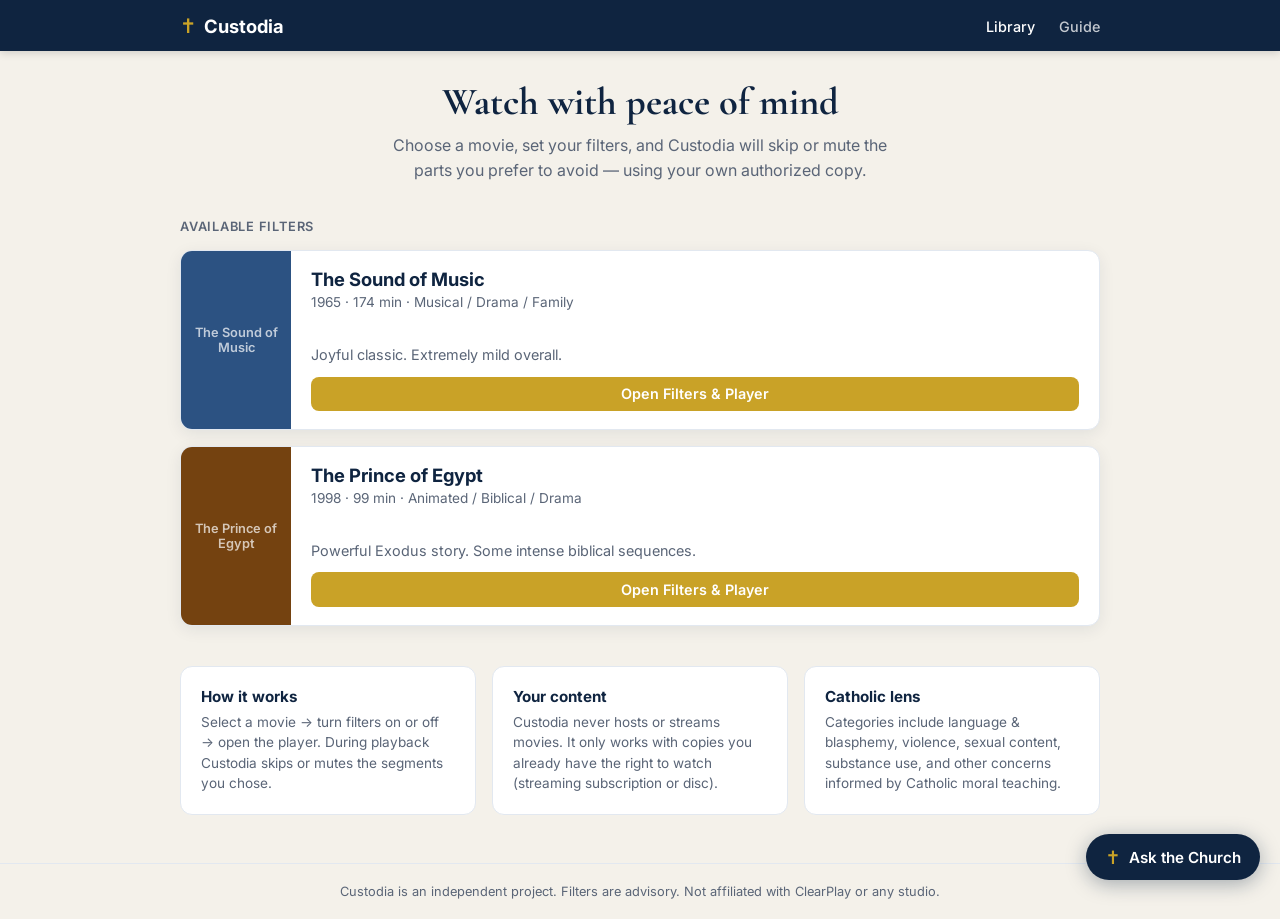
<file: Custodia/custodia-filter/index.html>
<!DOCTYPE html>
<html lang="en">
<head>
  <meta charset="UTF-8">
  <meta name="viewport" content="width=device-width, initial-scale=1.0, viewport-fit=cover">
  <title>Custodia — Catholic Movie Filters</title>
  <meta name="description" content="Filter movies according to Catholic values. Skip or mute content while watching your own authorized copies.">
  <link rel="stylesheet" href="css/app.css">
  <link rel="preconnect" href="https://fonts.googleapis.com">
  <link rel="preconnect" href="https://fonts.gstatic.com" crossorigin>
  <link href="https://fonts.googleapis.com/css2?family=Inter:wght@400;500;600;700&family=Cormorant+Garamond:wght@600;700&display=swap" rel="stylesheet">
</head>
<body>
  <div class="app">
    <!-- Top bar -->
    <header class="topbar">
      <div class="topbar-inner">
        <div class="brand">
          <span class="brand-icon">✝</span>
          <span class="brand-name">Custodia</span>
        </div>
        <nav class="top-nav">
          <a href="index.html" class="active">Library</a>
          <a href="../catholic-movie-guide/index.html">Guide</a>
        </nav>
      </div>
    </header>

    <main class="main">
      <section class="hero-app">
        <h1>Watch with peace of mind</h1>
        <p>Choose a movie, set your filters, and Custodia will skip or mute the parts you prefer to avoid — using your own authorized copy.</p>
      </section>

      <section class="library">
        <h2 class="section-label">Available Filters</h2>
        <div class="movie-list" id="movie-list">
          <!-- Filled by JS -->
        </div>
      </section>

      <section class="info-cards">
        <div class="info-card">
          <h3>How it works</h3>
          <p>Select a movie → turn filters on or off → open the player. During playback Custodia skips or mutes the segments you chose.</p>
        </div>
        <div class="info-card">
          <h3>Your content</h3>
          <p>Custodia never hosts or streams movies. It only works with copies you already have the right to watch (streaming subscription or disc).</p>
        </div>
        <div class="info-card">
          <h3>Catholic lens</h3>
          <p>Categories include language &amp; blasphemy, violence, sexual content, substance use, and other concerns informed by Catholic moral teaching.</p>
        </div>
      </section>
    </main>

    <footer class="app-footer">
      <p>Custodia is an independent project. Filters are advisory. Not affiliated with ClearPlay or any studio.</p>
    </footer>
  </div>

  <script src="data/filters.js"></script>
  <script src="js/app.js"></script>

  <!-- Magisterium AI floating chat -->
  <link rel="stylesheet" href="../magisterium-chat/css/chat.css">
  <div id="mag-widget-root"></div>
  <script src="../magisterium-chat/js/config.js"></script>
  <script src="../magisterium-chat/js/chat.js"></script>
  <script>
    document.addEventListener("DOMContentLoaded", function () {
      if (typeof MagisteriumChat !== "undefined") {
        MagisteriumChat.init("#mag-widget-root", { mode: "widget" });
      }
    });
  </script>
</body>
</html>
</file>
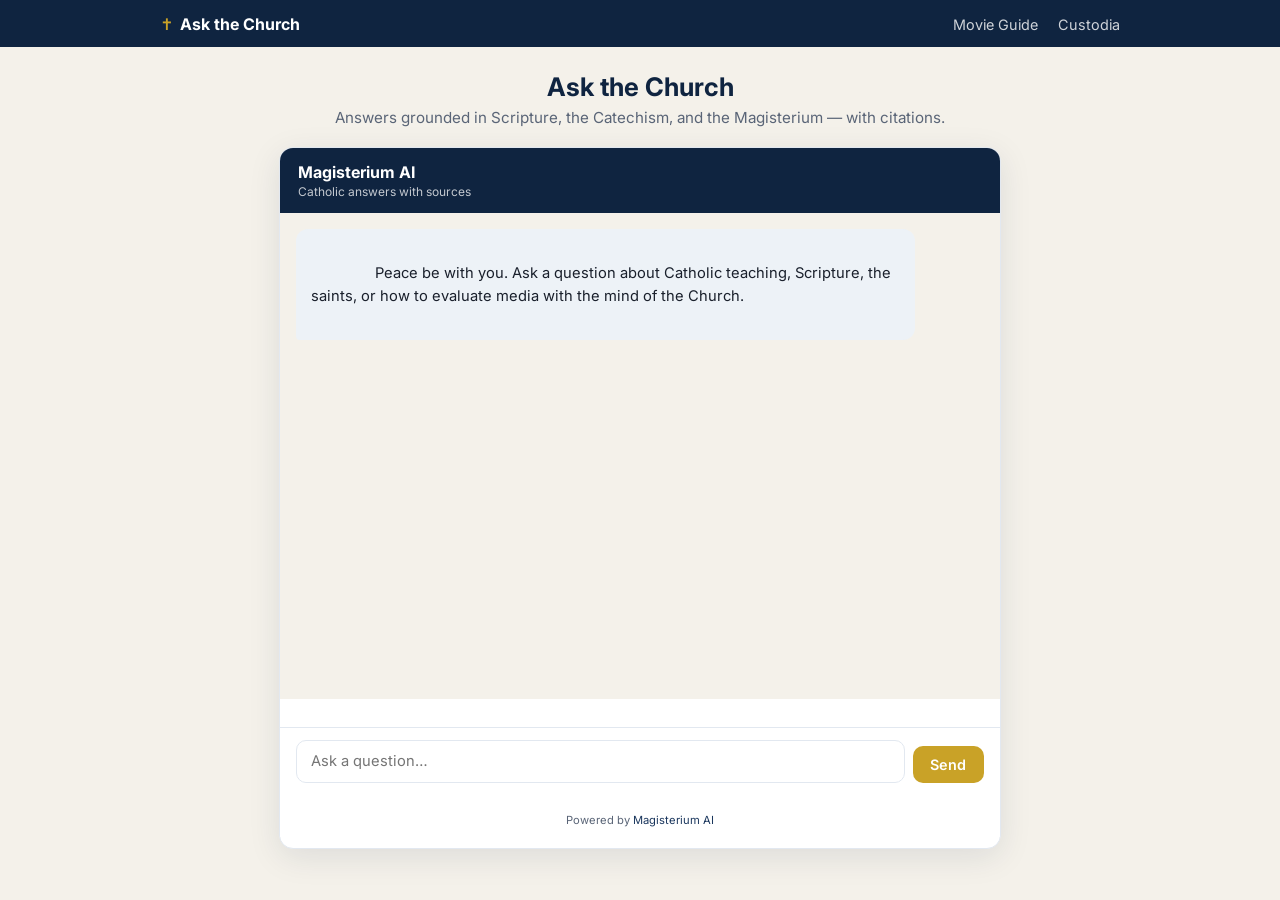
<file: Custodia/magisterium-chat/index.html>
<!DOCTYPE html>
<html lang="en">
<head>
  <meta charset="UTF-8">
  <meta name="viewport" content="width=device-width, initial-scale=1.0">
  <title>Ask the Church — Magisterium AI</title>
  <link rel="stylesheet" href="css/chat.css">
  <link rel="preconnect" href="https://fonts.googleapis.com">
  <link rel="preconnect" href="https://fonts.gstatic.com" crossorigin>
  <link href="https://fonts.googleapis.com/css2?family=Inter:wght@400;500;600;700&display=swap" rel="stylesheet">
</head>
<body class="mag-page-body">
  <header class="mag-page-topbar">
    <div class="mag-page-topbar-inner">
      <div class="mag-page-brand">
        <span>✝</span>
        <span>Ask the Church</span>
      </div>
      <nav class="mag-page-nav">
        <a href="../catholic-movie-guide/index.html">Movie Guide</a>
        <a href="../custodia-filter/index.html">Custodia</a>
      </nav>
    </div>
  </header>

  <main class="mag-page-main">
    <div class="mag-page-intro">
      <h1>Ask the Church</h1>
      <p>Answers grounded in Scripture, the Catechism, and the Magisterium — with citations.</p>
    </div>
    <div id="chat-mount"></div>
  </main>

  <!-- Config must load before chat.js -->
  <script src="js/config.js"></script>
  <script src="js/chat.js"></script>
  <script>
    document.addEventListener("DOMContentLoaded", function () {
      if (typeof MagisteriumChat !== "undefined") {
        MagisteriumChat.init("#chat-mount", { mode: "page" });
      }
    });
  </script>
</body>
</html>
</file>
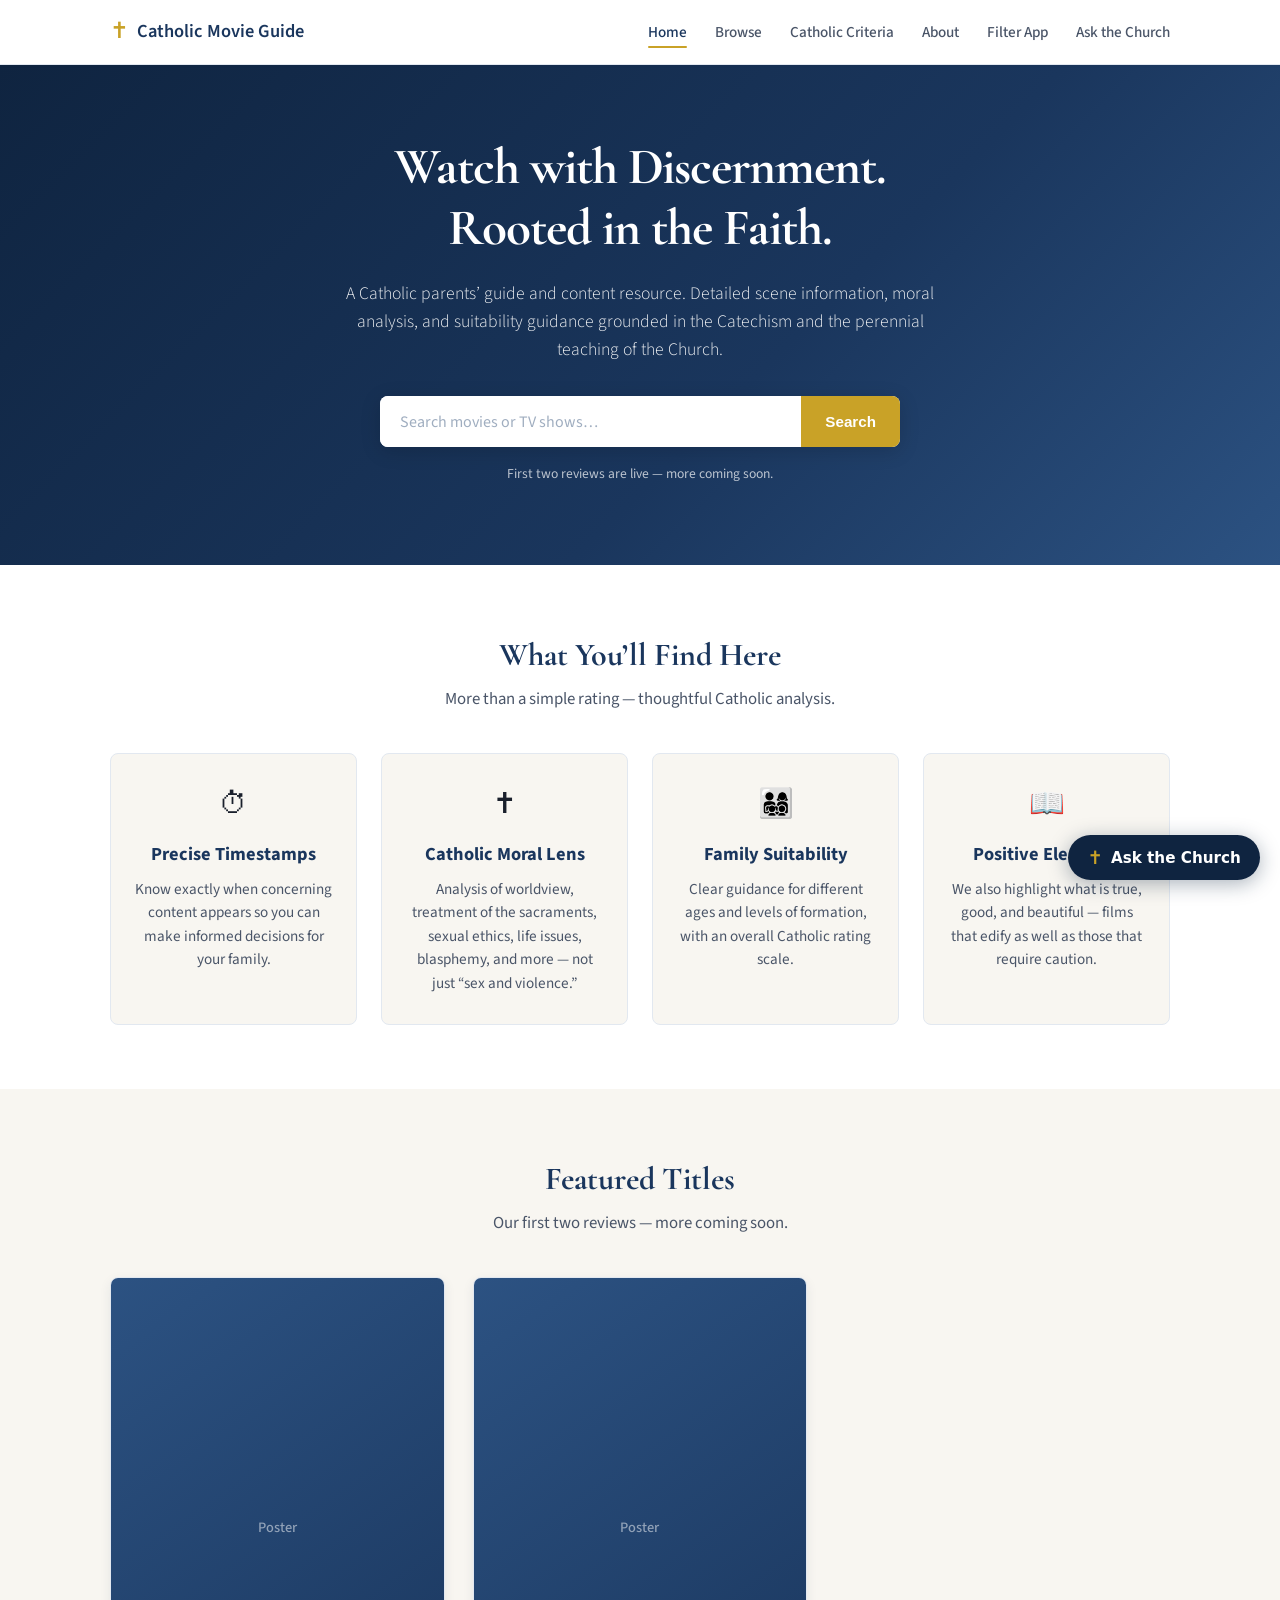
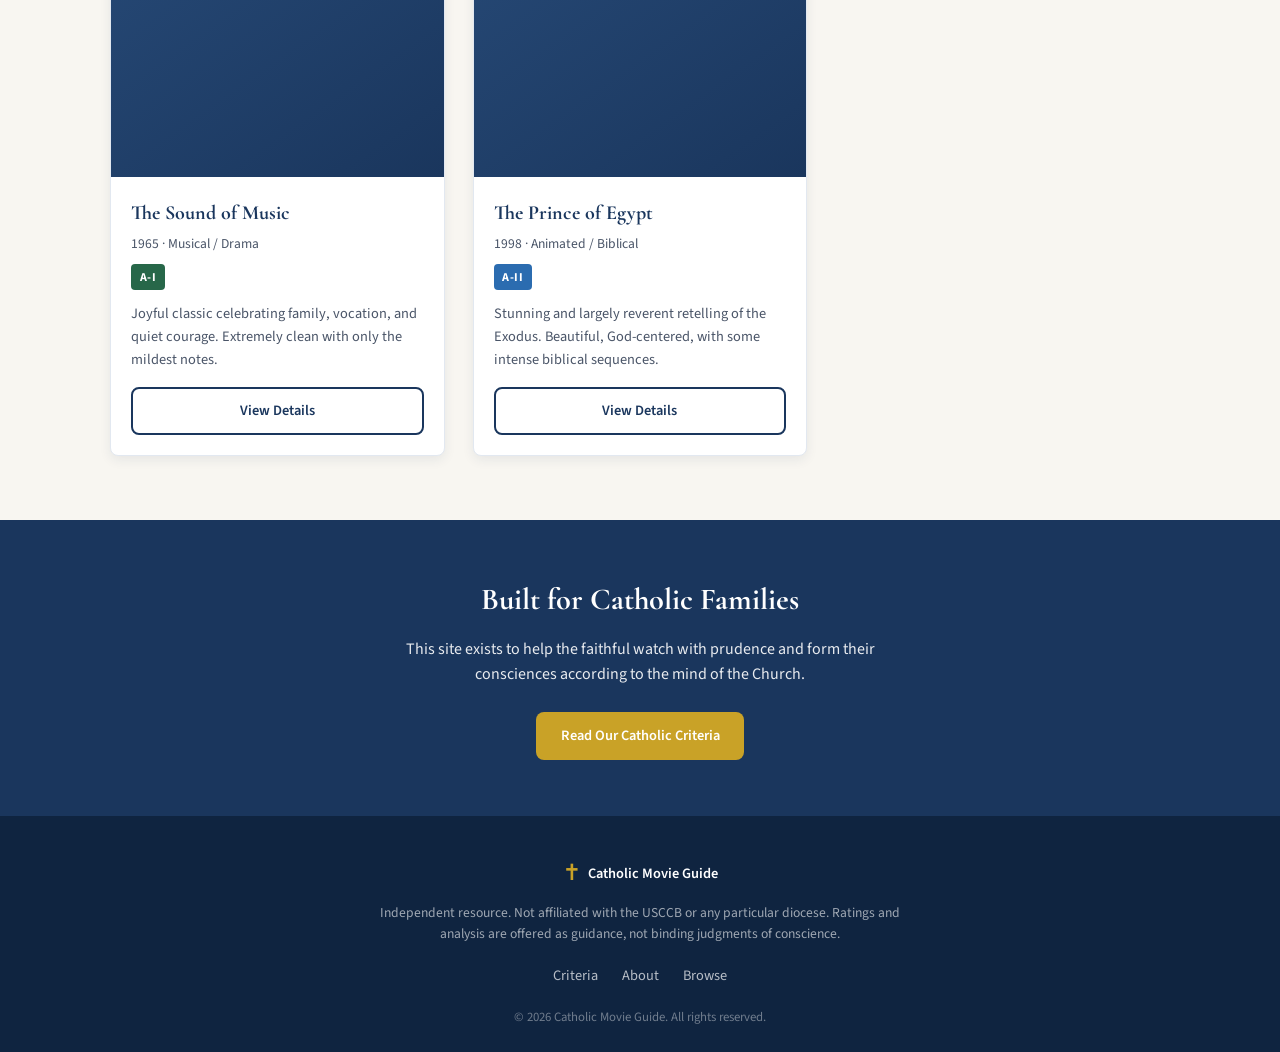
<file: docs/custodia/catholic-movie-guide/index.html>
<!DOCTYPE html>
<html lang="en">
<head>
  <meta charset="UTF-8">
  <meta name="viewport" content="width=device-width, initial-scale=1.0">
  <title>Catholic Movie Guide — Faithful Content Guidance</title>
  <meta name="description" content="Detailed movie and TV content guidance from a Catholic perspective. Timestamps, moral analysis, and family suitability rooted in the teachings of the Church.">
  <link rel="stylesheet" href="css/styles.css">
  <link rel="preconnect" href="https://fonts.googleapis.com">
  <link rel="preconnect" href="https://fonts.gstatic.com" crossorigin>
  <link href="https://fonts.googleapis.com/css2?family=Cormorant+Garamond:ital,wght@0,400;0,600;0,700;1,400&family=Source+Sans+3:wght@300;400;500;600;700&display=swap" rel="stylesheet">
</head>
<body>
  <!-- Header -->
  <header class="site-header">
    <div class="container header-inner">
      <a href="index.html" class="logo">
        <span class="logo-icon">✝</span>
        <span class="logo-text">Catholic Movie Guide</span>
      </a>
      <nav class="main-nav">
        <a href="index.html" class="nav-link active">Home</a>
        <a href="browse.html" class="nav-link">Browse</a>
        <a href="criteria.html" class="nav-link">Catholic Criteria</a>
        <a href="about.html" class="nav-link">About</a>
        <a href=".../custodia-filter/index.html" class="nav-link">Filter App</a>
        <a href=".../magisterium-chat/index.html" class="nav-link">Ask the Church</a>
      </nav>
      <button class="mobile-menu-btn" aria-label="Toggle menu">
        <span></span><span></span><span></span>
      </button>
    </div>
  </header>

  <!-- Hero -->
  <section class="hero">
    <div class="container hero-content">
      <h1>Watch with Discernment.<br>Rooted in the Faith.</h1>
      <p class="hero-subtitle">
        A Catholic parents’ guide and content resource. Detailed scene information, 
        moral analysis, and suitability guidance grounded in the Catechism and the 
        perennial teaching of the Church.
      </p>
      <div class="search-box">
        <input type="search" id="search-input" placeholder="Search movies or TV shows…" aria-label="Search">
        <button type="button" class="search-btn">Search</button>
      </div>
      <p class="hero-note">First two reviews are live — more coming soon.</p>
    </div>
  </section>

  <!-- Mission / Features -->
  <section class="features">
    <div class="container">
      <div class="section-header">
        <h2>What You’ll Find Here</h2>
        <p>More than a simple rating — thoughtful Catholic analysis.</p>
      </div>
      <div class="feature-grid">
        <article class="feature-card">
          <div class="feature-icon">⏱</div>
          <h3>Precise Timestamps</h3>
          <p>Know exactly when concerning content appears so you can make informed decisions for your family.</p>
        </article>
        <article class="feature-card">
          <div class="feature-icon">✝</div>
          <h3>Catholic Moral Lens</h3>
          <p>Analysis of worldview, treatment of the sacraments, sexual ethics, life issues, blasphemy, and more — not just “sex and violence.”</p>
        </article>
        <article class="feature-card">
          <div class="feature-icon">👨‍👩‍👧‍👦</div>
          <h3>Family Suitability</h3>
          <p>Clear guidance for different ages and levels of formation, with an overall Catholic rating scale.</p>
        </article>
        <article class="feature-card">
          <div class="feature-icon">📖</div>
          <h3>Positive Elements</h3>
          <p>We also highlight what is true, good, and beautiful — films that edify as well as those that require caution.</p>
        </article>
      </div>
    </div>
  </section>

  <!-- Featured Movies -->
  <section class="movies-section">
    <div class="container">
      <div class="section-header">
        <h2>Featured Titles</h2>
        <p>Our first two reviews — more coming soon.</p>
      </div>
      <div class="movie-grid" id="movie-grid">
        <article class="movie-card" data-title="the sound of music" data-rating="A-I" data-genres="musical drama family romance">
          <div class="movie-poster placeholder-poster">Poster</div>
          <div class="movie-info">
            <h3 class="movie-title">The Sound of Music</h3>
            <p class="movie-meta">1965 · Musical / Drama</p>
            <div class="rating-badge rating-a1">A-I</div>
            <p class="movie-desc">Joyful classic celebrating family, vocation, and quiet courage. Extremely clean with only the mildest notes.</p>
            <a href="../movie-sound-of-music.html" class="btn-secondary">View Details</a>
          </div>
        </article>
        <article class="movie-card" data-title="the prince of egypt" data-rating="A-II" data-genres="animated biblical drama historical">
          <div class="movie-poster placeholder-poster">Poster</div>
          <div class="movie-info">
            <h3 class="movie-title">The Prince of Egypt</h3>
            <p class="movie-meta">1998 · Animated / Biblical</p>
            <div class="rating-badge rating-a2">A-II</div>
            <p class="movie-desc">Stunning and largely reverent retelling of the Exodus. Beautiful, God-centered, with some intense biblical sequences.</p>
            <a href="../movie-prince-of-egypt.html" class="btn-secondary">View Details</a>
          </div>
        </article>
      </div>
    </div>
  </section>

  <!-- Call to Action -->
  <section class="cta">
    <div class="container cta-inner">
      <h2>Built for Catholic Families</h2>
      <p>This site exists to help the faithful watch with prudence and form their consciences according to the mind of the Church.</p>
      <a href="criteria.html" class="btn-primary">Read Our Catholic Criteria</a>
    </div>
  </section>

  <!-- Footer -->
  <footer class="site-footer">
    <div class="container footer-inner">
      <div class="footer-brand">
        <span class="logo-icon">✝</span>
        <span>Catholic Movie Guide</span>
      </div>
      <p class="footer-note">
        Independent resource. Not affiliated with the USCCB or any particular diocese. 
        Ratings and analysis are offered as guidance, not binding judgments of conscience.
      </p>
      <nav class="footer-nav">
        <a href="criteria.html">Criteria</a>
        <a href="about.html">About</a>
        <a href="browse.html">Browse</a>
      </nav>
      <p class="copyright">© 2026 Catholic Movie Guide. All rights reserved.</p>
    </div>
  </footer>

  <script src="js/main.js"></script>

  <!-- Magisterium AI floating chat -->
  <link rel="stylesheet" href="../magisterium-chat/css/chat.css">
  <div id="mag-widget-root"></div>
  <script src="../magisterium-chat/js/config.js"></script>
  <script src="../magisterium-chat/js/chat.js"></script>
  <script>
    document.addEventListener("DOMContentLoaded", function () {
      if (typeof MagisteriumChat !== "undefined") {
        MagisteriumChat.init("#mag-widget-root", { mode: "widget" });
      }
    });
  </script>
</body>
</html>
</file>
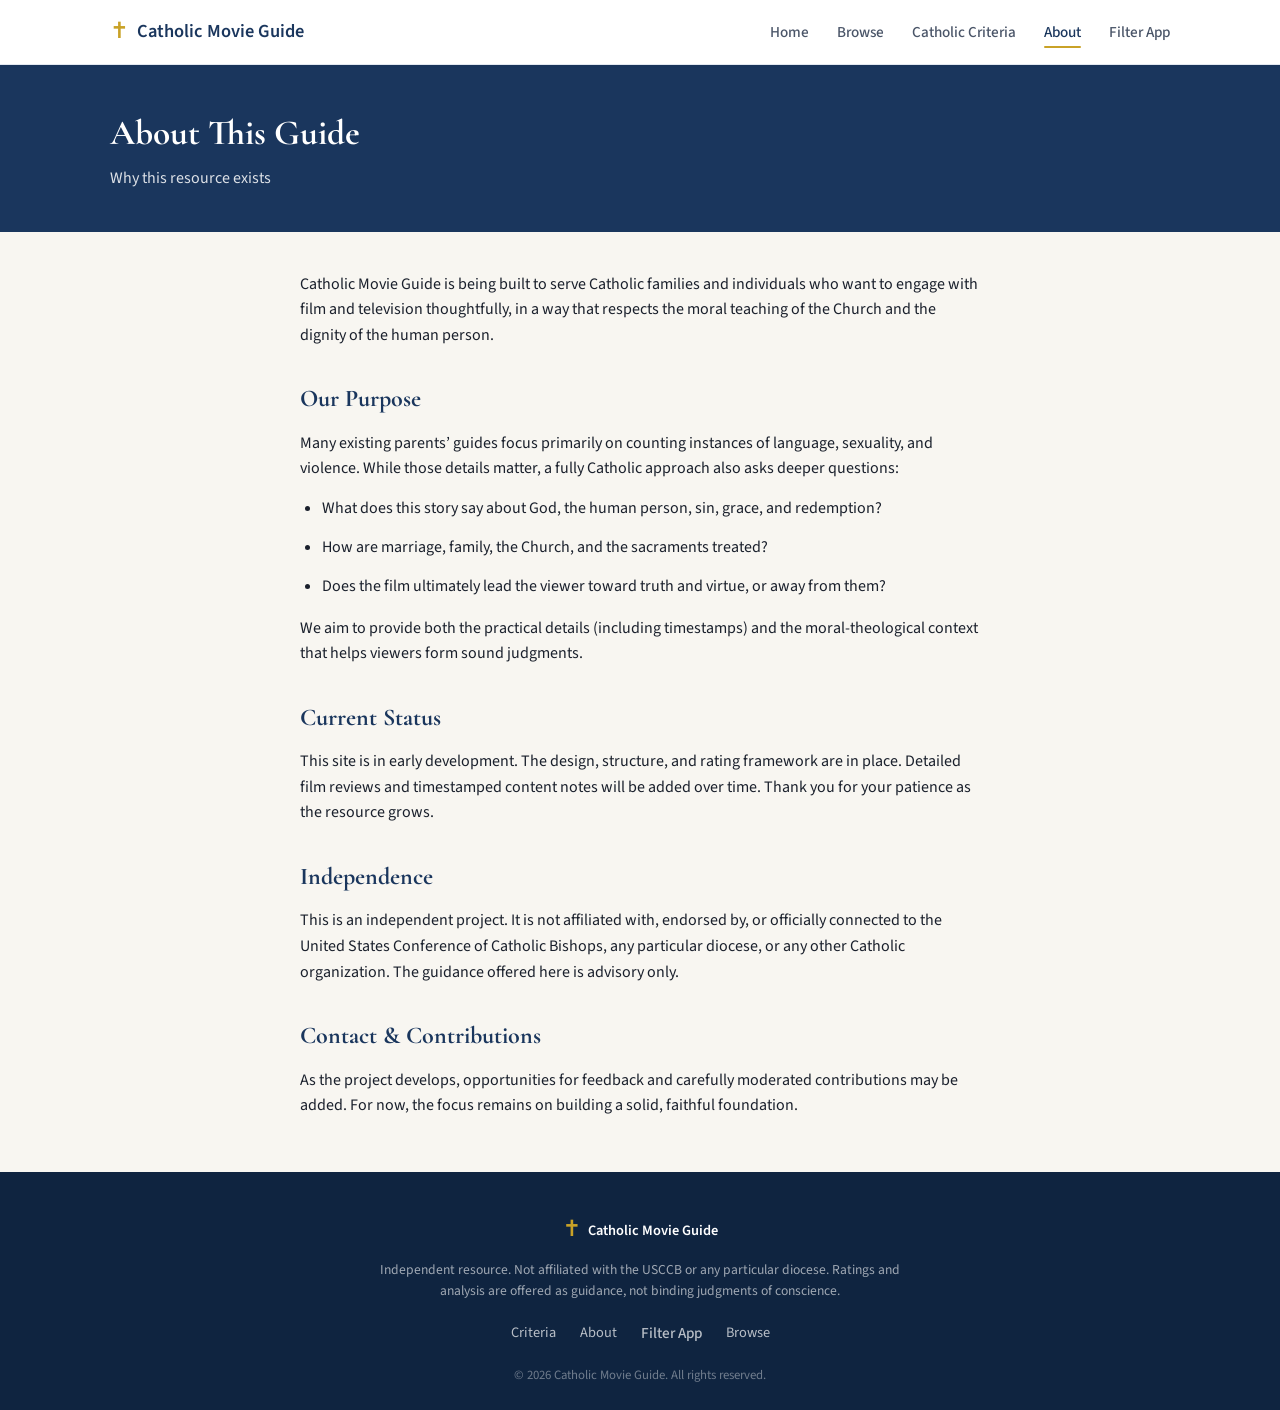
<file: Custodia/catholic-movie-guide/about.html>
<!DOCTYPE html>
<html lang="en">
<head>
  <meta charset="UTF-8">
  <meta name="viewport" content="width=device-width, initial-scale=1.0">
  <title>About — Catholic Movie Guide</title>
  <link rel="stylesheet" href="css/styles.css">
  <link rel="preconnect" href="https://fonts.googleapis.com">
  <link rel="preconnect" href="https://fonts.gstatic.com" crossorigin>
  <link href="https://fonts.googleapis.com/css2?family=Cormorant+Garamond:ital,wght@0,400;0,600;0,700;1,400&family=Source+Sans+3:wght@300;400;500;600;700&display=swap" rel="stylesheet">
</head>
<body>
  <header class="site-header">
    <div class="container header-inner">
      <a href="index.html" class="logo">
        <span class="logo-icon">✝</span>
        <span class="logo-text">Catholic Movie Guide</span>
      </a>
      <nav class="main-nav">
        <a href="index.html" class="nav-link">Home</a>
        <a href="browse.html" class="nav-link">Browse</a>
        <a href="criteria.html" class="nav-link">Catholic Criteria</a>
        <a href="about.html" class="nav-link active">About</a>
        <a href="../custodia-filter/index.html" class="nav-link">Filter App</a>
      </nav>
      <button class="mobile-menu-btn" aria-label="Toggle menu">
        <span></span><span></span><span></span>
      </button>
    </div>
  </header>

  <section class="page-header">
    <div class="container">
      <h1>About This Guide</h1>
      <p class="meta">Why this resource exists</p>
    </div>
  </section>

  <section class="content-section">
    <div class="container prose">
      <p>
        Catholic Movie Guide is being built to serve Catholic families and individuals who want 
        to engage with film and television thoughtfully, in a way that respects the moral teaching 
        of the Church and the dignity of the human person.
      </p>

      <h2>Our Purpose</h2>
      <p>
        Many existing parents’ guides focus primarily on counting instances of language, sexuality, 
        and violence. While those details matter, a fully Catholic approach also asks deeper questions:
      </p>
      <ul>
        <li>What does this story say about God, the human person, sin, grace, and redemption?</li>
        <li>How are marriage, family, the Church, and the sacraments treated?</li>
        <li>Does the film ultimately lead the viewer toward truth and virtue, or away from them?</li>
      </ul>
      <p>
        We aim to provide both the practical details (including timestamps) and the moral-theological 
        context that helps viewers form sound judgments.
      </p>

      <h2>Current Status</h2>
      <p>
        This site is in early development. The design, structure, and rating framework are in place. 
        Detailed film reviews and timestamped content notes will be added over time. Thank you for 
        your patience as the resource grows.
      </p>

      <h2>Independence</h2>
      <p>
        This is an independent project. It is not affiliated with, endorsed by, or officially connected 
        to the United States Conference of Catholic Bishops, any particular diocese, or any other 
        Catholic organization. The guidance offered here is advisory only.
      </p>

      <h2>Contact &amp; Contributions</h2>
      <p>
        As the project develops, opportunities for feedback and carefully moderated contributions 
        may be added. For now, the focus remains on building a solid, faithful foundation.
      </p>
    </div>
  </section>

  <footer class="site-footer">
    <div class="container footer-inner">
      <div class="footer-brand">
        <span class="logo-icon">✝</span>
        <span>Catholic Movie Guide</span>
      </div>
      <p class="footer-note">
        Independent resource. Not affiliated with the USCCB or any particular diocese. 
        Ratings and analysis are offered as guidance, not binding judgments of conscience.
      </p>
      <nav class="footer-nav">
        <a href="criteria.html">Criteria</a>
        <a href="about.html">About</a>
        <a href="../custodia-filter/index.html" class="nav-link">Filter App</a>
        <a href="browse.html">Browse</a>
      </nav>
      <p class="copyright">© 2026 Catholic Movie Guide. All rights reserved.</p>
    </div>
  </footer>

  <script src="js/main.js"></script>
</body>
</html>
</file>
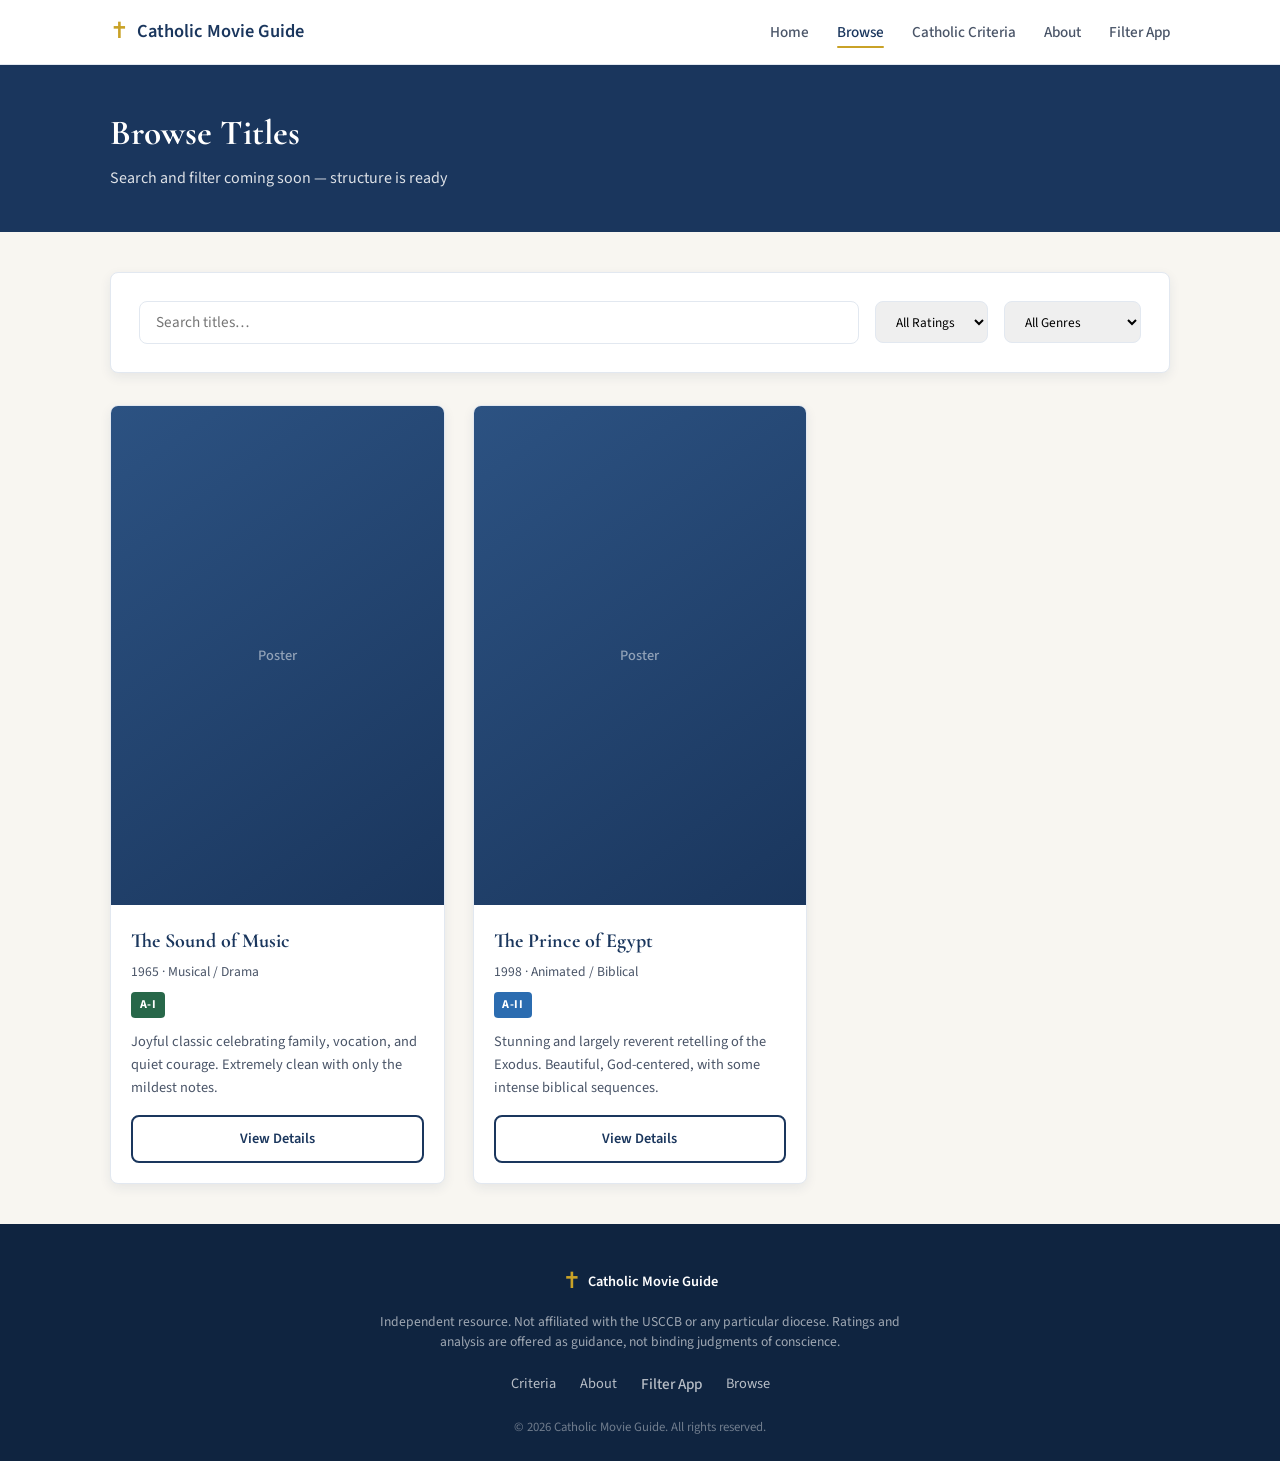
<file: Custodia/catholic-movie-guide/browse.html>
<!DOCTYPE html>
<html lang="en">
<head>
  <meta charset="UTF-8">
  <meta name="viewport" content="width=device-width, initial-scale=1.0">
  <title>Browse — Catholic Movie Guide</title>
  <link rel="stylesheet" href="css/styles.css">
  <link rel="preconnect" href="https://fonts.googleapis.com">
  <link rel="preconnect" href="https://fonts.gstatic.com" crossorigin>
  <link href="https://fonts.googleapis.com/css2?family=Cormorant+Garamond:ital,wght@0,400;0,600;0,700;1,400&family=Source+Sans+3:wght@300;400;500;600;700&display=swap" rel="stylesheet">
</head>
<body>
  <header class="site-header">
    <div class="container header-inner">
      <a href="index.html" class="logo">
        <span class="logo-icon">✝</span>
        <span class="logo-text">Catholic Movie Guide</span>
      </a>
      <nav class="main-nav">
        <a href="index.html" class="nav-link">Home</a>
        <a href="browse.html" class="nav-link active">Browse</a>
        <a href="criteria.html" class="nav-link">Catholic Criteria</a>
        <a href="about.html" class="nav-link">About</a>
        <a href="../custodia-filter/index.html" class="nav-link">Filter App</a>
      </nav>
      <button class="mobile-menu-btn" aria-label="Toggle menu">
        <span></span><span></span><span></span>
      </button>
    </div>
  </header>

  <section class="page-header">
    <div class="container">
      <h1>Browse Titles</h1>
      <p class="meta">Search and filter coming soon — structure is ready</p>
    </div>
  </section>

  <section class="content-section">
    <div class="container">
      <!-- Filter bar -->
      <div class="content-card" style="margin-bottom: 2rem;">
        <div style="display: flex; flex-wrap: wrap; gap: 1rem; align-items: center;">
          <input type="search" id="browse-search" placeholder="Search titles…" style="flex: 1; min-width: 200px; padding: 0.6rem 1rem; border: 1px solid var(--color-border); border-radius: var(--radius); font-family: inherit; font-size: 0.95rem;">
          <select id="filter-rating" style="padding: 0.6rem 1rem; border: 1px solid var(--color-border); border-radius: var(--radius); font-family: inherit;">
            <option value="">All Ratings</option>
            <option value="A-I">A-I</option>
            <option value="A-II">A-II</option>
            <option value="A-III">A-III</option>
            <option value="L">L</option>
            <option value="O">O</option>
          </select>
          <select id="filter-genre" style="padding: 0.6rem 1rem; border: 1px solid var(--color-border); border-radius: var(--radius); font-family: inherit;">
            <option value="">All Genres</option>
            <option value="Action">Action</option>
            <option value="Animated">Animated</option>
            <option value="Biblical">Biblical</option>
            <option value="Drama">Drama</option>
            <option value="Entertainment">Entertainment</option>
            <option value="Family">Family</option>
            <option value="Historical">Historical</option>
            <option value="Musical">Musical</option>
            <option value="Romance">Romance</option>
            <option value="Thriller">Thriller</option>
          </select>
        </div>
      </div>

      <div class="movie-grid" id="movie-grid">
        <article class="movie-card" data-title="the sound of music" data-rating="A-I" data-genres="musical drama family romance">
          <div class="movie-poster placeholder-poster">Poster</div>
          <div class="movie-info">
            <h3 class="movie-title">The Sound of Music</h3>
            <p class="movie-meta">1965 · Musical / Drama</p>
            <div class="rating-badge rating-a1">A-I</div>
            <p class="movie-desc">Joyful classic celebrating family, vocation, and quiet courage. Extremely clean with only the mildest notes.</p>
            <a href="movie-sound-of-music.html" class="btn-secondary">View Details</a>
          </div>
        </article>
        <article class="movie-card" data-title="the prince of egypt" data-rating="A-II" data-genres="animated biblical drama historical">
          <div class="movie-poster placeholder-poster">Poster</div>
          <div class="movie-info">
            <h3 class="movie-title">The Prince of Egypt</h3>
            <p class="movie-meta">1998 · Animated / Biblical</p>
            <div class="rating-badge rating-a2">A-II</div>
            <p class="movie-desc">Stunning and largely reverent retelling of the Exodus. Beautiful, God-centered, with some intense biblical sequences.</p>
            <a href="movie-prince-of-egypt.html" class="btn-secondary">View Details</a>
          </div>
        </article>
      </div>
    </div>
  </section>

  <footer class="site-footer">
    <div class="container footer-inner">
      <div class="footer-brand">
        <span class="logo-icon">✝</span>
        <span>Catholic Movie Guide</span>
      </div>
      <p class="footer-note">
        Independent resource. Not affiliated with the USCCB or any particular diocese. 
        Ratings and analysis are offered as guidance, not binding judgments of conscience.
      </p>
      <nav class="footer-nav">
        <a href="criteria.html">Criteria</a>
        <a href="about.html">About</a>
        <a href="../custodia-filter/index.html" class="nav-link">Filter App</a>
        <a href="browse.html">Browse</a>
      </nav>
      <p class="copyright">© 2026 Catholic Movie Guide. All rights reserved.</p>
    </div>
  </footer>

  <script src="js/main.js"></script>
</body>
</html>
</file>
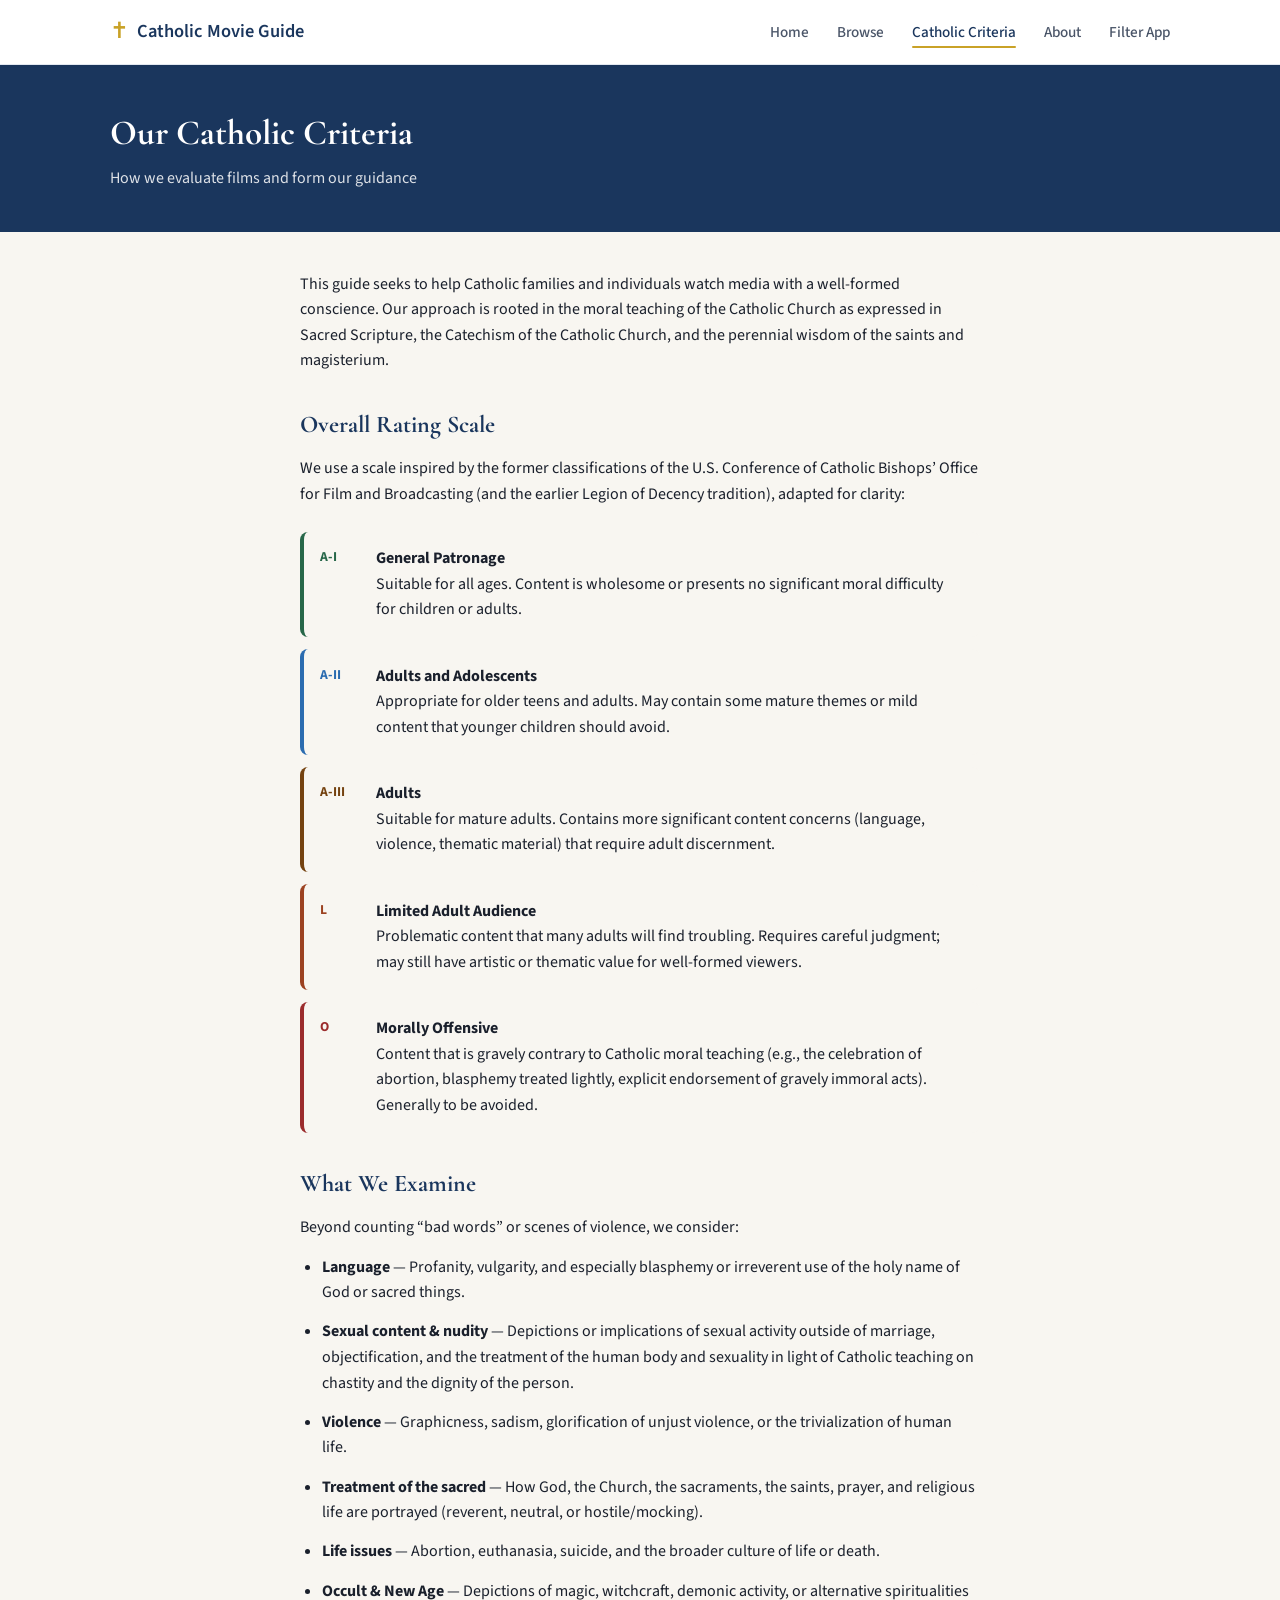
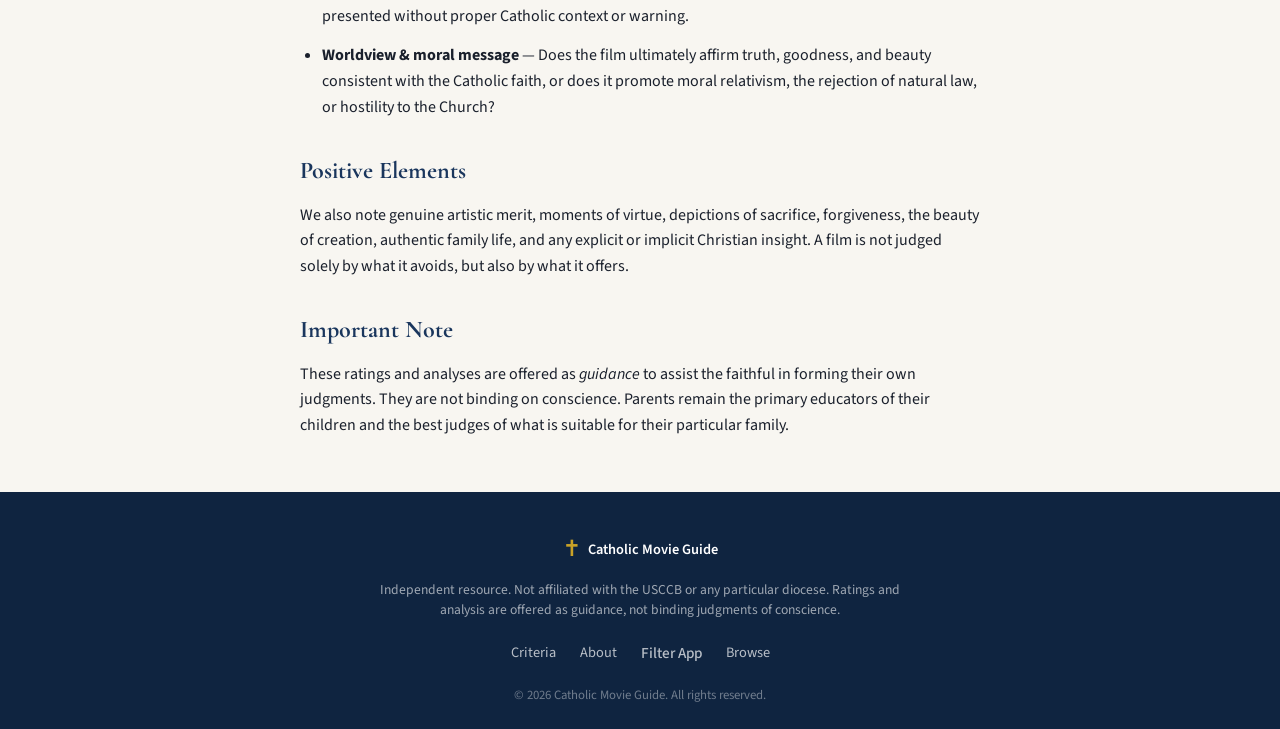
<file: Custodia/catholic-movie-guide/criteria.html>
<!DOCTYPE html>
<html lang="en">
<head>
  <meta charset="UTF-8">
  <meta name="viewport" content="width=device-width, initial-scale=1.0">
  <title>Catholic Criteria — Catholic Movie Guide</title>
  <link rel="stylesheet" href="css/styles.css">
  <link rel="preconnect" href="https://fonts.googleapis.com">
  <link rel="preconnect" href="https://fonts.gstatic.com" crossorigin>
  <link href="https://fonts.googleapis.com/css2?family=Cormorant+Garamond:ital,wght@0,400;0,600;0,700;1,400&family=Source+Sans+3:wght@300;400;500;600;700&display=swap" rel="stylesheet">
</head>
<body>
  <header class="site-header">
    <div class="container header-inner">
      <a href="index.html" class="logo">
        <span class="logo-icon">✝</span>
        <span class="logo-text">Catholic Movie Guide</span>
      </a>
      <nav class="main-nav">
        <a href="index.html" class="nav-link">Home</a>
        <a href="browse.html" class="nav-link">Browse</a>
        <a href="criteria.html" class="nav-link active">Catholic Criteria</a>
        <a href="about.html" class="nav-link">About</a>
        <a href="../custodia-filter/index.html" class="nav-link">Filter App</a>
      </nav>
      <button class="mobile-menu-btn" aria-label="Toggle menu">
        <span></span><span></span><span></span>
      </button>
    </div>
  </header>

  <section class="page-header">
    <div class="container">
      <h1>Our Catholic Criteria</h1>
      <p class="meta">How we evaluate films and form our guidance</p>
    </div>
  </section>

  <section class="content-section">
    <div class="container prose">
      <p>
        This guide seeks to help Catholic families and individuals watch media with a well-formed conscience. 
        Our approach is rooted in the moral teaching of the Catholic Church as expressed in Sacred Scripture, 
        the Catechism of the Catholic Church, and the perennial wisdom of the saints and magisterium.
      </p>

      <h2>Overall Rating Scale</h2>
      <p>
        We use a scale inspired by the former classifications of the U.S. Conference of Catholic Bishops’ 
        Office for Film and Broadcasting (and the earlier Legion of Decency tradition), adapted for clarity:
      </p>

      <div class="rating-scale">
        <div class="rating-item a1">
          <span class="badge" style="color: var(--rating-a1);">A-I</span>
          <div>
            <strong>General Patronage</strong><br>
            Suitable for all ages. Content is wholesome or presents no significant moral difficulty for children or adults.
          </div>
        </div>
        <div class="rating-item a2">
          <span class="badge" style="color: var(--rating-a2);">A-II</span>
          <div>
            <strong>Adults and Adolescents</strong><br>
            Appropriate for older teens and adults. May contain some mature themes or mild content that younger children should avoid.
          </div>
        </div>
        <div class="rating-item a3">
          <span class="badge" style="color: var(--rating-a3);">A-III</span>
          <div>
            <strong>Adults</strong><br>
            Suitable for mature adults. Contains more significant content concerns (language, violence, thematic material) that require adult discernment.
          </div>
        </div>
        <div class="rating-item l">
          <span class="badge" style="color: var(--rating-l);">L</span>
          <div>
            <strong>Limited Adult Audience</strong><br>
            Problematic content that many adults will find troubling. Requires careful judgment; may still have artistic or thematic value for well-formed viewers.
          </div>
        </div>
        <div class="rating-item o">
          <span class="badge" style="color: var(--rating-o);">O</span>
          <div>
            <strong>Morally Offensive</strong><br>
            Content that is gravely contrary to Catholic moral teaching (e.g., the celebration of abortion, blasphemy treated lightly, explicit endorsement of gravely immoral acts). Generally to be avoided.
          </div>
        </div>
      </div>

      <h2>What We Examine</h2>
      <p>Beyond counting “bad words” or scenes of violence, we consider:</p>
      <ul>
        <li><strong>Language</strong> — Profanity, vulgarity, and especially blasphemy or irreverent use of the holy name of God or sacred things.</li>
        <li><strong>Sexual content &amp; nudity</strong> — Depictions or implications of sexual activity outside of marriage, objectification, and the treatment of the human body and sexuality in light of Catholic teaching on chastity and the dignity of the person.</li>
        <li><strong>Violence</strong> — Graphicness, sadism, glorification of unjust violence, or the trivialization of human life.</li>
        <li><strong>Treatment of the sacred</strong> — How God, the Church, the sacraments, the saints, prayer, and religious life are portrayed (reverent, neutral, or hostile/mocking).</li>
        <li><strong>Life issues</strong> — Abortion, euthanasia, suicide, and the broader culture of life or death.</li>
        <li><strong>Occult &amp; New Age</strong> — Depictions of magic, witchcraft, demonic activity, or alternative spiritualities presented without proper Catholic context or warning.</li>
        <li><strong>Worldview &amp; moral message</strong> — Does the film ultimately affirm truth, goodness, and beauty consistent with the Catholic faith, or does it promote moral relativism, the rejection of natural law, or hostility to the Church?</li>
      </ul>

      <h2>Positive Elements</h2>
      <p>
        We also note genuine artistic merit, moments of virtue, depictions of sacrifice, forgiveness, 
        the beauty of creation, authentic family life, and any explicit or implicit Christian insight. 
        A film is not judged solely by what it avoids, but also by what it offers.
      </p>

      <h2>Important Note</h2>
      <p>
        These ratings and analyses are offered as <em>guidance</em> to assist the faithful in forming 
        their own judgments. They are not binding on conscience. Parents remain the primary educators 
        of their children and the best judges of what is suitable for their particular family.
      </p>
    </div>
  </section>

  <footer class="site-footer">
    <div class="container footer-inner">
      <div class="footer-brand">
        <span class="logo-icon">✝</span>
        <span>Catholic Movie Guide</span>
      </div>
      <p class="footer-note">
        Independent resource. Not affiliated with the USCCB or any particular diocese. 
        Ratings and analysis are offered as guidance, not binding judgments of conscience.
      </p>
      <nav class="footer-nav">
        <a href="criteria.html">Criteria</a>
        <a href="about.html">About</a>
        <a href="../custodia-filter/index.html" class="nav-link">Filter App</a>
        <a href="browse.html">Browse</a>
      </nav>
      <p class="copyright">© 2026 Catholic Movie Guide. All rights reserved.</p>
    </div>
  </footer>

  <script src="js/main.js"></script>
</body>
</html>
</file>
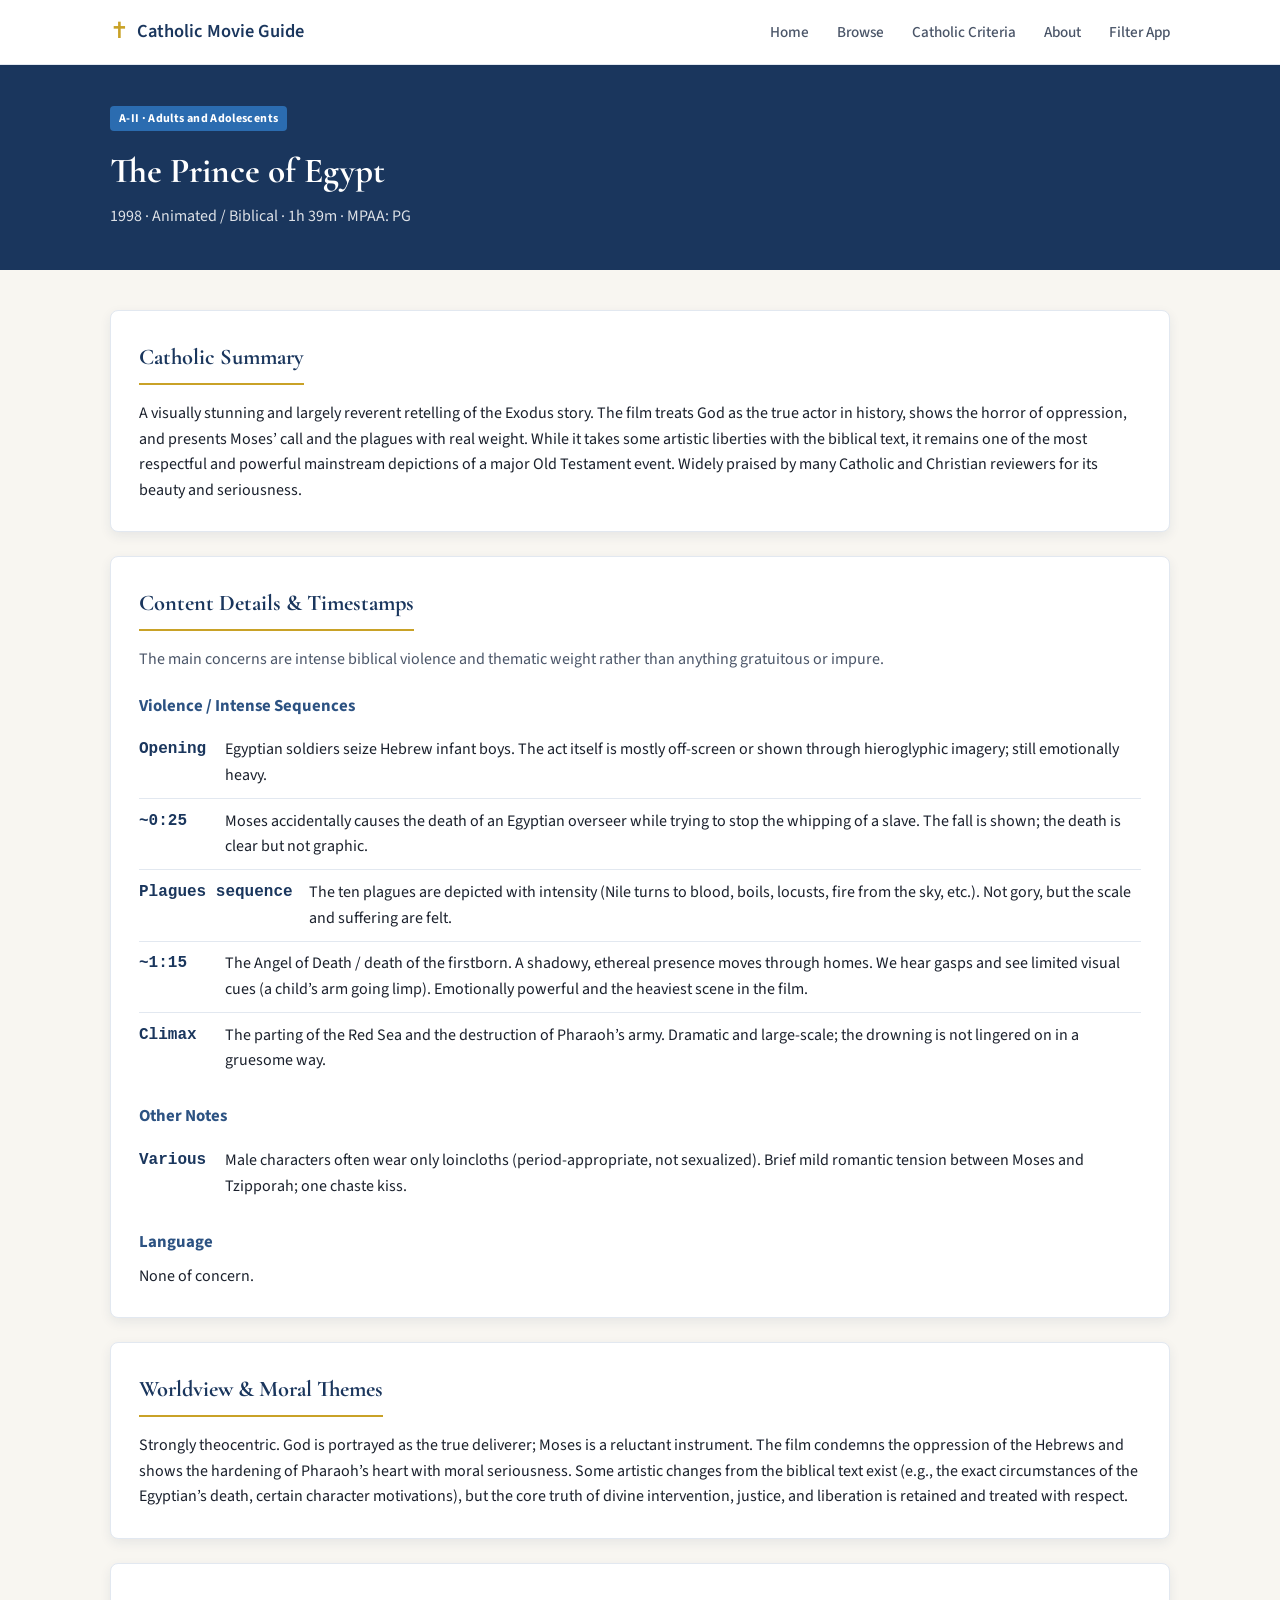
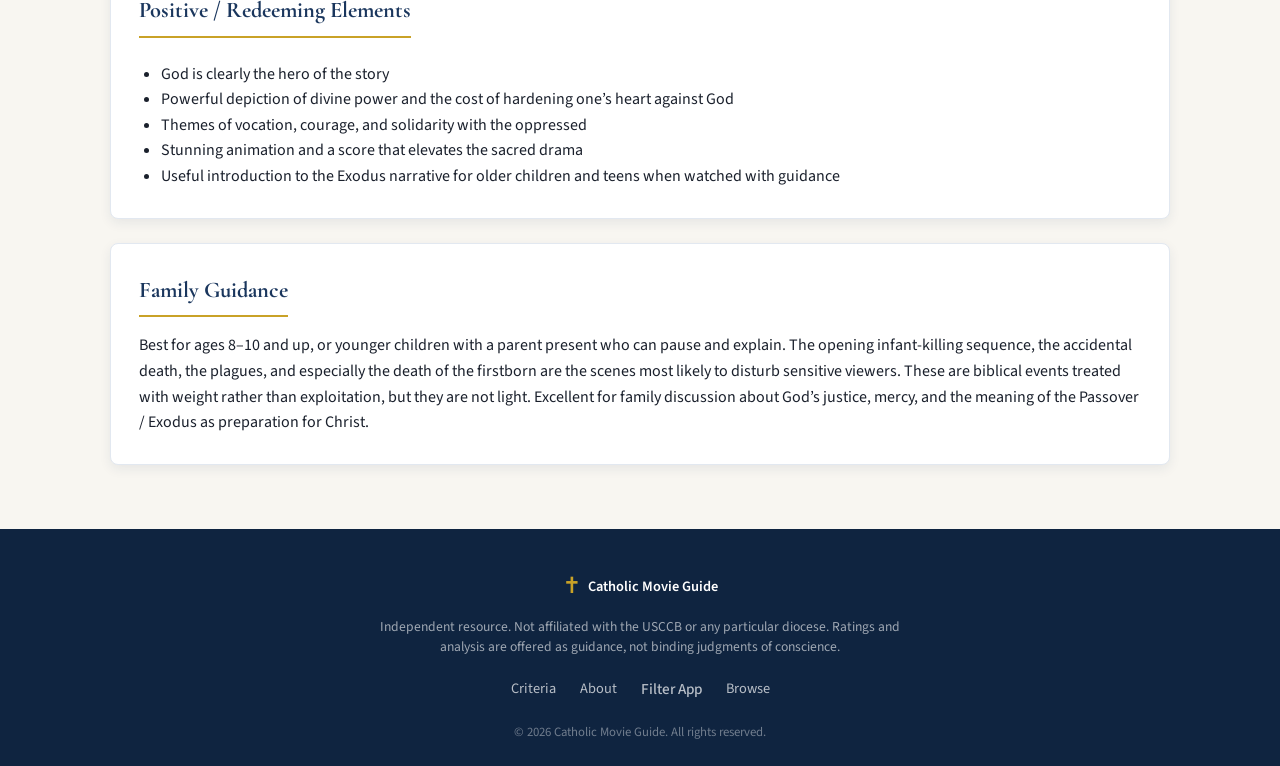
<file: Custodia/catholic-movie-guide/movie-prince-of-egypt.html>
<!DOCTYPE html>
<html lang="en">
<head>
  <meta charset="UTF-8">
  <meta name="viewport" content="width=device-width, initial-scale=1.0">
  <title>The Prince of Egypt (1998) — Catholic Movie Guide</title>
  <link rel="stylesheet" href="css/styles.css">
  <link rel="preconnect" href="https://fonts.googleapis.com">
  <link rel="preconnect" href="https://fonts.gstatic.com" crossorigin>
  <link href="https://fonts.googleapis.com/css2?family=Cormorant+Garamond:ital,wght@0,400;0,600;0,700;1,400&family=Source+Sans+3:wght@300;400;500;600;700&display=swap" rel="stylesheet">
</head>
<body>
  <header class="site-header">
    <div class="container header-inner">
      <a href="index.html" class="logo">
        <span class="logo-icon">✝</span>
        <span class="logo-text">Catholic Movie Guide</span>
      </a>
      <nav class="main-nav">
        <a href="index.html" class="nav-link">Home</a>
        <a href="browse.html" class="nav-link">Browse</a>
        <a href="criteria.html" class="nav-link">Catholic Criteria</a>
        <a href="about.html" class="nav-link">About</a>
        <a href="../custodia-filter/index.html" class="nav-link">Filter App</a>
      </nav>
      <button class="mobile-menu-btn" aria-label="Toggle menu">
        <span></span><span></span><span></span>
      </button>
    </div>
  </header>

  <section class="page-header">
    <div class="container">
      <div class="rating-badge rating-a2" style="margin-bottom: 0.75rem;">A-II · Adults and Adolescents</div>
      <h1>The Prince of Egypt</h1>
      <p class="meta">1998 · Animated / Biblical · 1h 39m · MPAA: PG</p>
    </div>
  </section>

  <section class="content-section">
    <div class="container">

      <div class="content-card">
        <h2>Catholic Summary</h2>
        <p>
          A visually stunning and largely reverent retelling of the Exodus story. 
          The film treats God as the true actor in history, shows the horror of oppression, and presents Moses’ call and the plagues with real weight. 
          While it takes some artistic liberties with the biblical text, it remains one of the most respectful and powerful mainstream depictions of a major Old Testament event. 
          Widely praised by many Catholic and Christian reviewers for its beauty and seriousness.
        </p>
      </div>

      <div class="content-card">
        <h2>Content Details &amp; Timestamps</h2>
        <p style="margin-bottom: 1.25rem; color: var(--color-text-muted);">
          The main concerns are intense biblical violence and thematic weight rather than anything gratuitous or impure.
        </p>

        <h3>Violence / Intense Sequences</h3>
        <ul class="timestamp-list">
          <li>
            <span class="timestamp">Opening</span>
            <span>Egyptian soldiers seize Hebrew infant boys. The act itself is mostly off-screen or shown through hieroglyphic imagery; still emotionally heavy.</span>
          </li>
          <li>
            <span class="timestamp">~0:25</span>
            <span>Moses accidentally causes the death of an Egyptian overseer while trying to stop the whipping of a slave. The fall is shown; the death is clear but not graphic.</span>
          </li>
          <li>
            <span class="timestamp">Plagues sequence</span>
            <span>The ten plagues are depicted with intensity (Nile turns to blood, boils, locusts, fire from the sky, etc.). Not gory, but the scale and suffering are felt.</span>
          </li>
          <li>
            <span class="timestamp">~1:15</span>
            <span>The Angel of Death / death of the firstborn. A shadowy, ethereal presence moves through homes. We hear gasps and see limited visual cues (a child’s arm going limp). Emotionally powerful and the heaviest scene in the film.</span>
          </li>
          <li>
            <span class="timestamp">Climax</span>
            <span>The parting of the Red Sea and the destruction of Pharaoh’s army. Dramatic and large-scale; the drowning is not lingered on in a gruesome way.</span>
          </li>
        </ul>

        <h3>Other Notes</h3>
        <ul class="timestamp-list">
          <li>
            <span class="timestamp">Various</span>
            <span>Male characters often wear only loincloths (period-appropriate, not sexualized). Brief mild romantic tension between Moses and Tzipporah; one chaste kiss.</span>
          </li>
        </ul>

        <h3>Language</h3>
        <p>None of concern.</p>
      </div>

      <div class="content-card">
        <h2>Worldview &amp; Moral Themes</h2>
        <p>
          Strongly theocentric. God is portrayed as the true deliverer; Moses is a reluctant instrument. 
          The film condemns the oppression of the Hebrews and shows the hardening of Pharaoh’s heart with moral seriousness. 
          Some artistic changes from the biblical text exist (e.g., the exact circumstances of the Egyptian’s death, certain character motivations), but the core truth of divine intervention, justice, and liberation is retained and treated with respect.
        </p>
      </div>

      <div class="content-card">
        <h2>Positive / Redeeming Elements</h2>
        <ul style="padding-left: 1.4rem; margin-top: 0.5rem;">
          <li>God is clearly the hero of the story</li>
          <li>Powerful depiction of divine power and the cost of hardening one’s heart against God</li>
          <li>Themes of vocation, courage, and solidarity with the oppressed</li>
          <li>Stunning animation and a score that elevates the sacred drama</li>
          <li>Useful introduction to the Exodus narrative for older children and teens when watched with guidance</li>
        </ul>
      </div>

      <div class="content-card">
        <h2>Family Guidance</h2>
        <p>
          Best for ages 8–10 and up, or younger children with a parent present who can pause and explain. 
          The opening infant-killing sequence, the accidental death, the plagues, and especially the death of the firstborn are the scenes most likely to disturb sensitive viewers. 
          These are biblical events treated with weight rather than exploitation, but they are not light. 
          Excellent for family discussion about God’s justice, mercy, and the meaning of the Passover / Exodus as preparation for Christ.
        </p>
      </div>

    </div>
  </section>

  <footer class="site-footer">
    <div class="container footer-inner">
      <div class="footer-brand">
        <span class="logo-icon">✝</span>
        <span>Catholic Movie Guide</span>
      </div>
      <p class="footer-note">
        Independent resource. Not affiliated with the USCCB or any particular diocese. 
        Ratings and analysis are offered as guidance, not binding judgments of conscience.
      </p>
      <nav class="footer-nav">
        <a href="criteria.html">Criteria</a>
        <a href="about.html">About</a>
        <a href="../custodia-filter/index.html" class="nav-link">Filter App</a>
        <a href="browse.html">Browse</a>
      </nav>
      <p class="copyright">© 2026 Catholic Movie Guide. All rights reserved.</p>
    </div>
  </footer>

  <script src="js/main.js"></script>
</body>
</html>
</file>
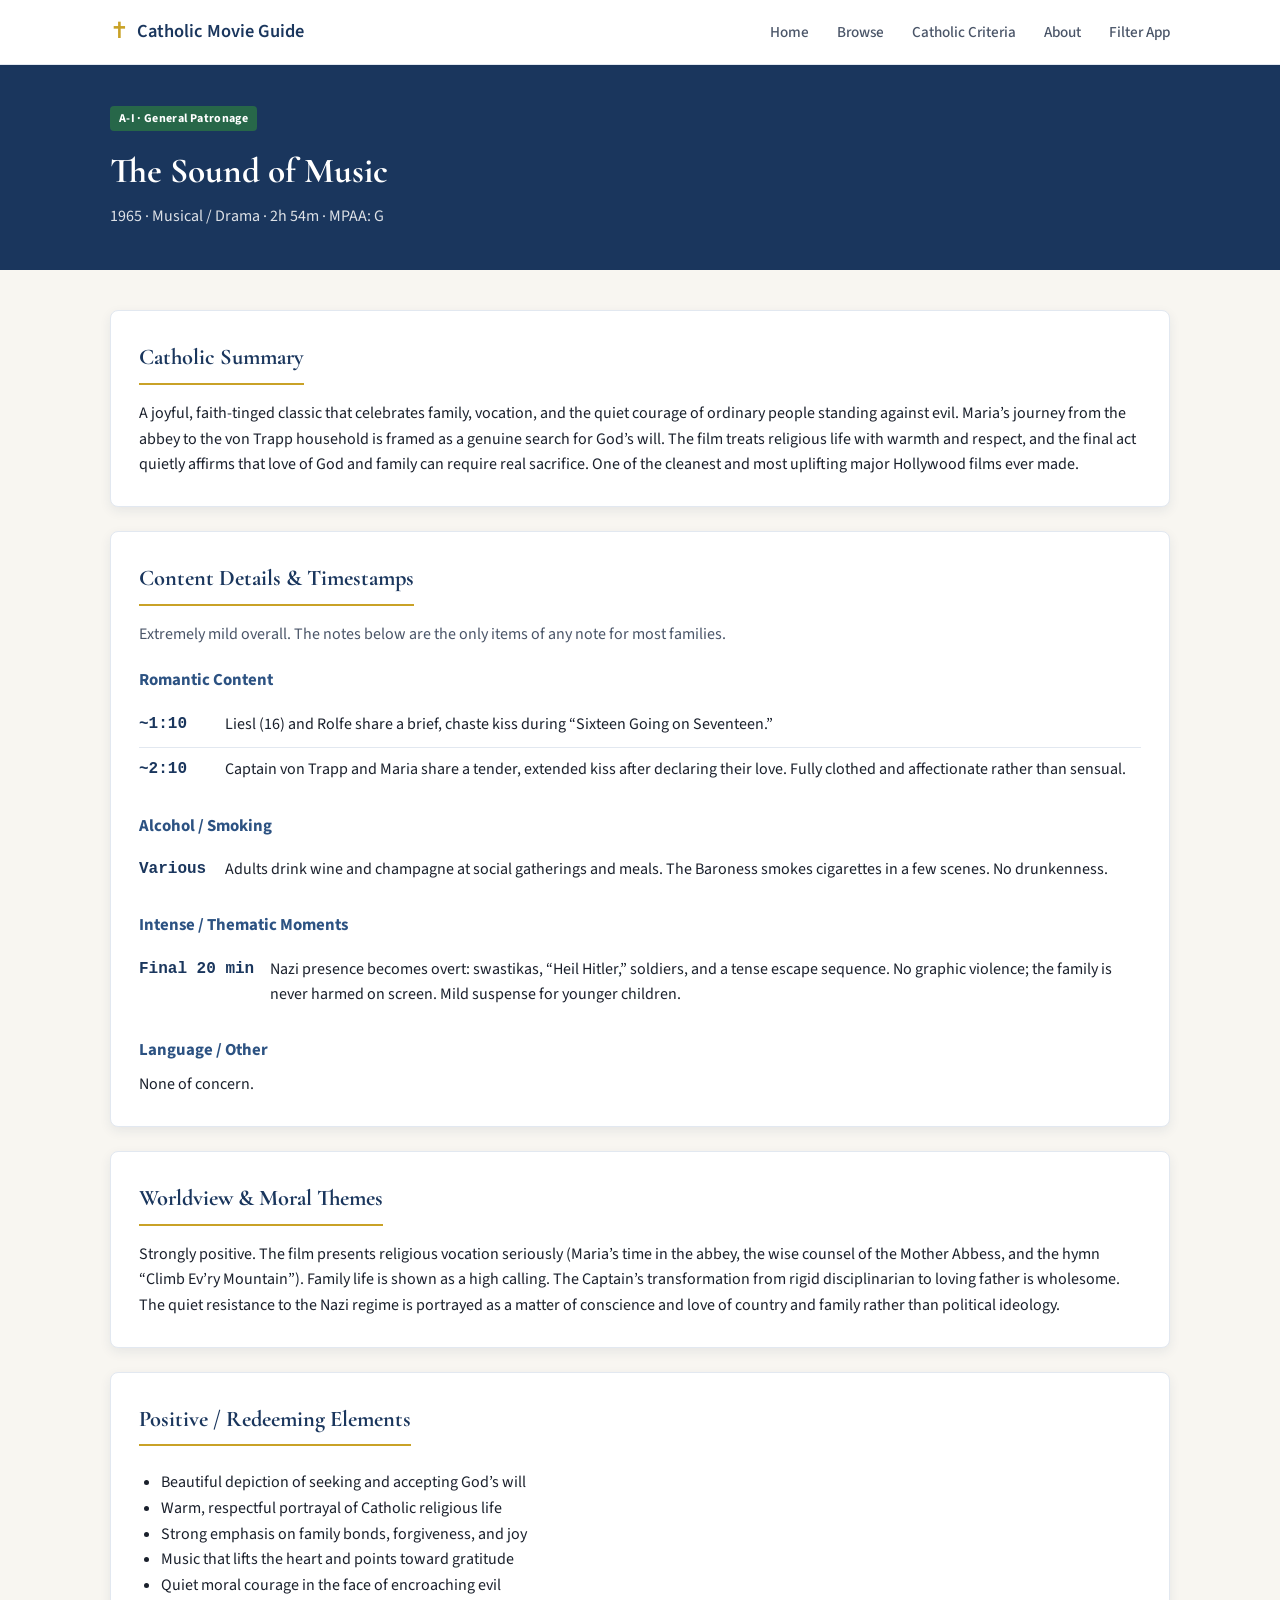
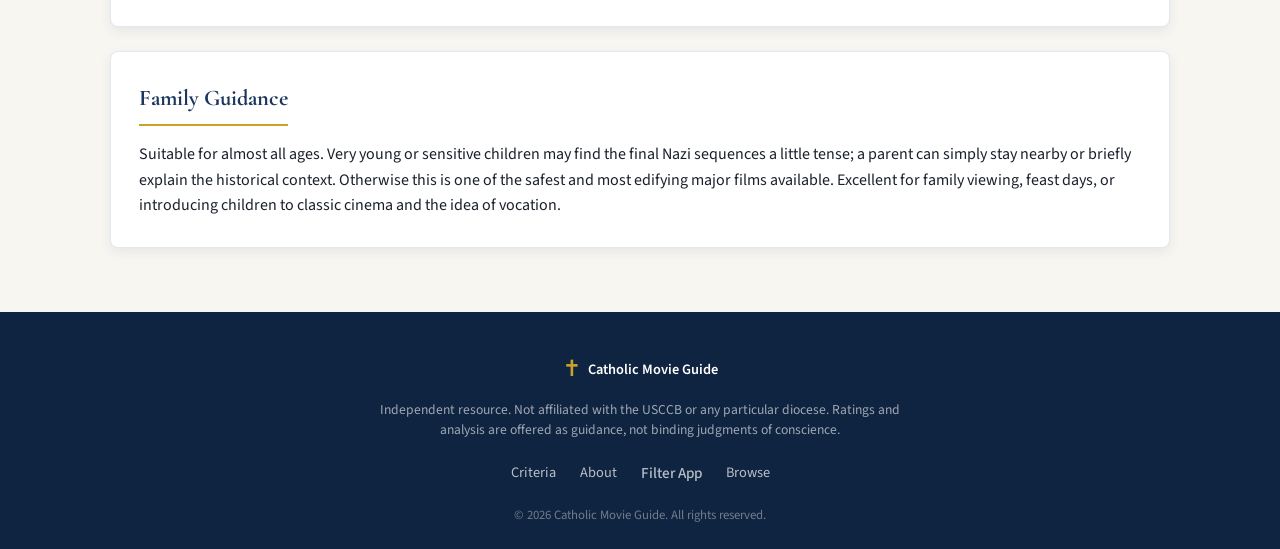
<file: Custodia/catholic-movie-guide/movie-sound-of-music.html>
<!DOCTYPE html>
<html lang="en">
<head>
  <meta charset="UTF-8">
  <meta name="viewport" content="width=device-width, initial-scale=1.0">
  <title>The Sound of Music (1965) — Catholic Movie Guide</title>
  <link rel="stylesheet" href="css/styles.css">
  <link rel="preconnect" href="https://fonts.googleapis.com">
  <link rel="preconnect" href="https://fonts.gstatic.com" crossorigin>
  <link href="https://fonts.googleapis.com/css2?family=Cormorant+Garamond:ital,wght@0,400;0,600;0,700;1,400&family=Source+Sans+3:wght@300;400;500;600;700&display=swap" rel="stylesheet">
</head>
<body>
  <header class="site-header">
    <div class="container header-inner">
      <a href="index.html" class="logo">
        <span class="logo-icon">✝</span>
        <span class="logo-text">Catholic Movie Guide</span>
      </a>
      <nav class="main-nav">
        <a href="index.html" class="nav-link">Home</a>
        <a href="browse.html" class="nav-link">Browse</a>
        <a href="criteria.html" class="nav-link">Catholic Criteria</a>
        <a href="about.html" class="nav-link">About</a>
        <a href="../custodia-filter/index.html" class="nav-link">Filter App</a>
      </nav>
      <button class="mobile-menu-btn" aria-label="Toggle menu">
        <span></span><span></span><span></span>
      </button>
    </div>
  </header>

  <section class="page-header">
    <div class="container">
      <div class="rating-badge rating-a1" style="margin-bottom: 0.75rem;">A-I · General Patronage</div>
      <h1>The Sound of Music</h1>
      <p class="meta">1965 · Musical / Drama · 2h 54m · MPAA: G</p>
    </div>
  </section>

  <section class="content-section">
    <div class="container">

      <div class="content-card">
        <h2>Catholic Summary</h2>
        <p>
          A joyful, faith-tinged classic that celebrates family, vocation, and the quiet courage of ordinary people standing against evil. 
          Maria’s journey from the abbey to the von Trapp household is framed as a genuine search for God’s will. 
          The film treats religious life with warmth and respect, and the final act quietly affirms that love of God and family can require real sacrifice. 
          One of the cleanest and most uplifting major Hollywood films ever made.
        </p>
      </div>

      <div class="content-card">
        <h2>Content Details &amp; Timestamps</h2>
        <p style="margin-bottom: 1.25rem; color: var(--color-text-muted);">
          Extremely mild overall. The notes below are the only items of any note for most families.
        </p>

        <h3>Romantic Content</h3>
        <ul class="timestamp-list">
          <li>
            <span class="timestamp">~1:10</span>
            <span>Liesl (16) and Rolfe share a brief, chaste kiss during “Sixteen Going on Seventeen.”</span>
          </li>
          <li>
            <span class="timestamp">~2:10</span>
            <span>Captain von Trapp and Maria share a tender, extended kiss after declaring their love. Fully clothed and affectionate rather than sensual.</span>
          </li>
        </ul>

        <h3>Alcohol / Smoking</h3>
        <ul class="timestamp-list">
          <li>
            <span class="timestamp">Various</span>
            <span>Adults drink wine and champagne at social gatherings and meals. The Baroness smokes cigarettes in a few scenes. No drunkenness.</span>
          </li>
        </ul>

        <h3>Intense / Thematic Moments</h3>
        <ul class="timestamp-list">
          <li>
            <span class="timestamp">Final 20 min</span>
            <span>Nazi presence becomes overt: swastikas, “Heil Hitler,” soldiers, and a tense escape sequence. No graphic violence; the family is never harmed on screen. Mild suspense for younger children.</span>
          </li>
        </ul>

        <h3>Language / Other</h3>
        <p>None of concern.</p>
      </div>

      <div class="content-card">
        <h2>Worldview &amp; Moral Themes</h2>
        <p>
          Strongly positive. The film presents religious vocation seriously (Maria’s time in the abbey, the wise counsel of the Mother Abbess, and the hymn “Climb Ev’ry Mountain”). 
          Family life is shown as a high calling. The Captain’s transformation from rigid disciplinarian to loving father is wholesome. 
          The quiet resistance to the Nazi regime is portrayed as a matter of conscience and love of country and family rather than political ideology.
        </p>
      </div>

      <div class="content-card">
        <h2>Positive / Redeeming Elements</h2>
        <ul style="padding-left: 1.4rem; margin-top: 0.5rem;">
          <li>Beautiful depiction of seeking and accepting God’s will</li>
          <li>Warm, respectful portrayal of Catholic religious life</li>
          <li>Strong emphasis on family bonds, forgiveness, and joy</li>
          <li>Music that lifts the heart and points toward gratitude</li>
          <li>Quiet moral courage in the face of encroaching evil</li>
        </ul>
      </div>

      <div class="content-card">
        <h2>Family Guidance</h2>
        <p>
          Suitable for almost all ages. Very young or sensitive children may find the final Nazi sequences a little tense; a parent can simply stay nearby or briefly explain the historical context. 
          Otherwise this is one of the safest and most edifying major films available. Excellent for family viewing, feast days, or introducing children to classic cinema and the idea of vocation.
        </p>
      </div>

    </div>
  </section>

  <footer class="site-footer">
    <div class="container footer-inner">
      <div class="footer-brand">
        <span class="logo-icon">✝</span>
        <span>Catholic Movie Guide</span>
      </div>
      <p class="footer-note">
        Independent resource. Not affiliated with the USCCB or any particular diocese. 
        Ratings and analysis are offered as guidance, not binding judgments of conscience.
      </p>
      <nav class="footer-nav">
        <a href="criteria.html">Criteria</a>
        <a href="about.html">About</a>
        <a href="../custodia-filter/index.html" class="nav-link">Filter App</a>
        <a href="browse.html">Browse</a>
      </nav>
      <p class="copyright">© 2026 Catholic Movie Guide. All rights reserved.</p>
    </div>
  </footer>

  <script src="js/main.js"></script>
</body>
</html>
</file>
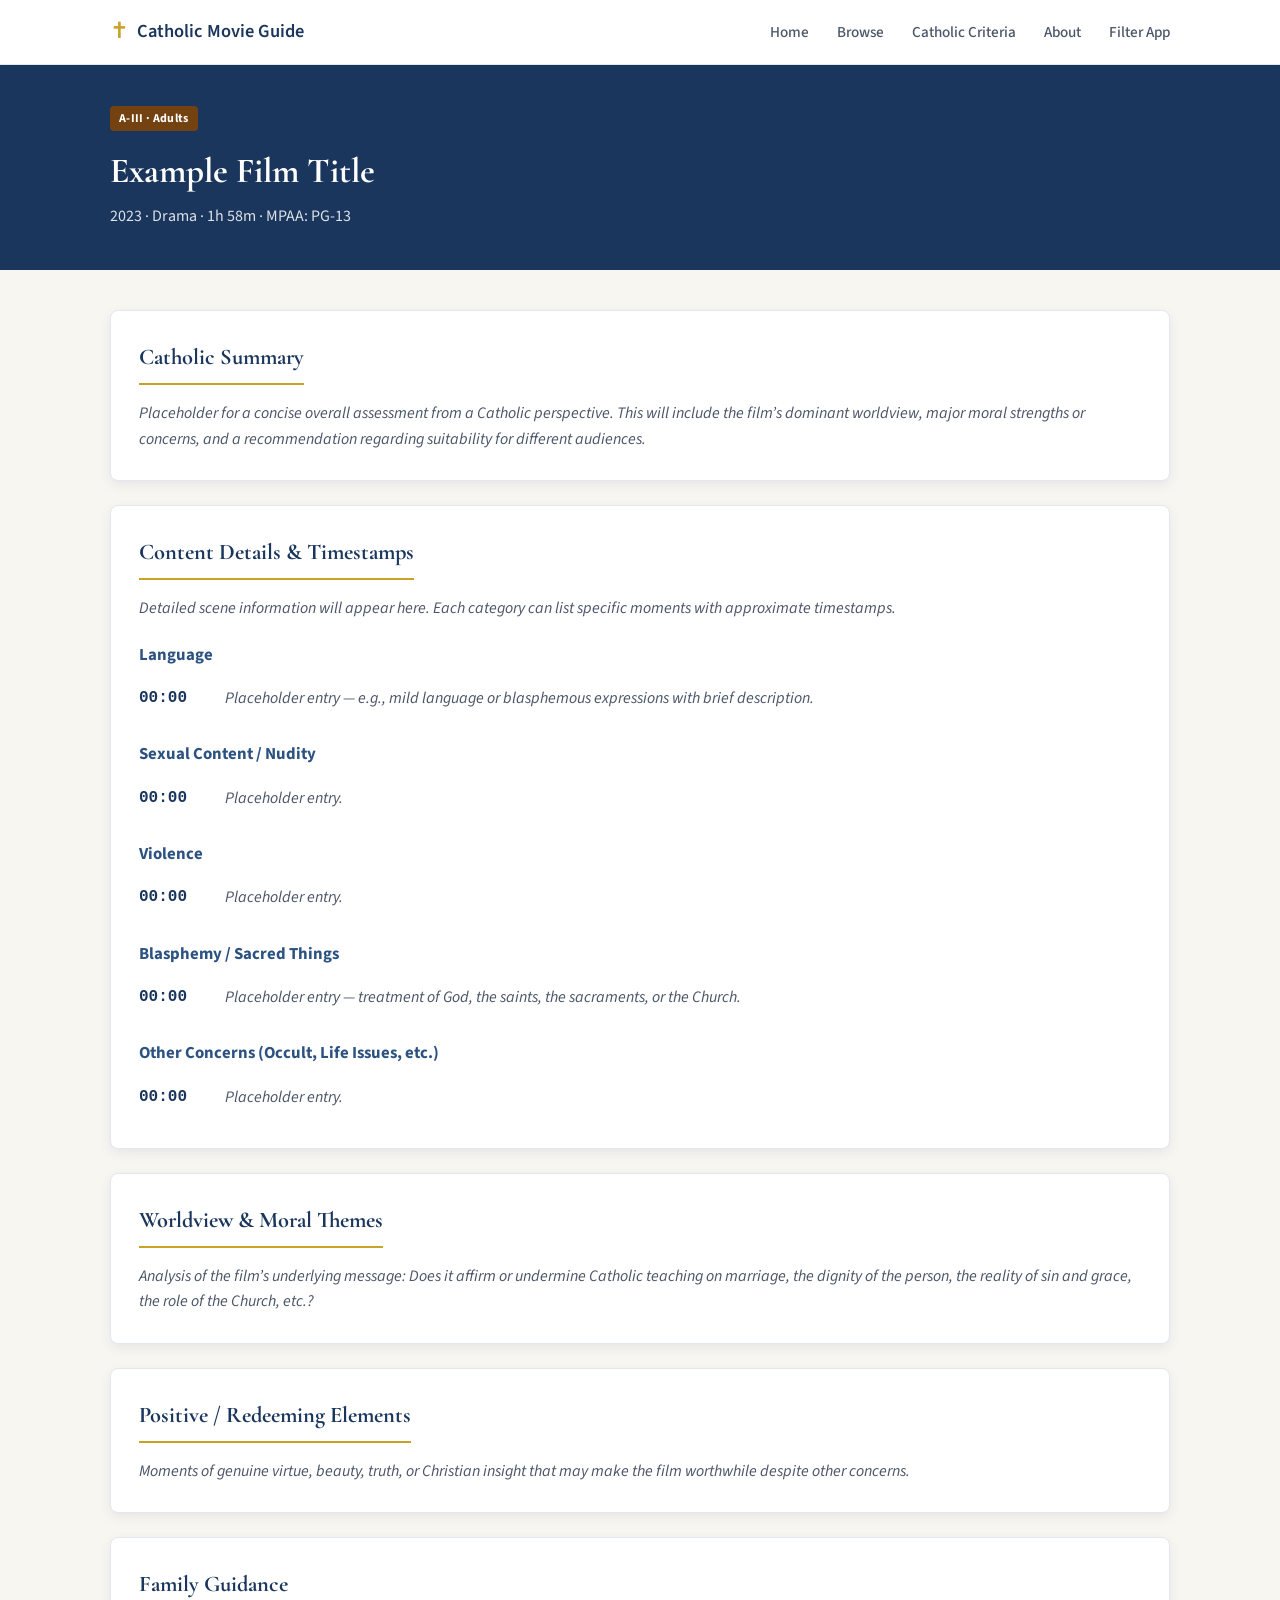
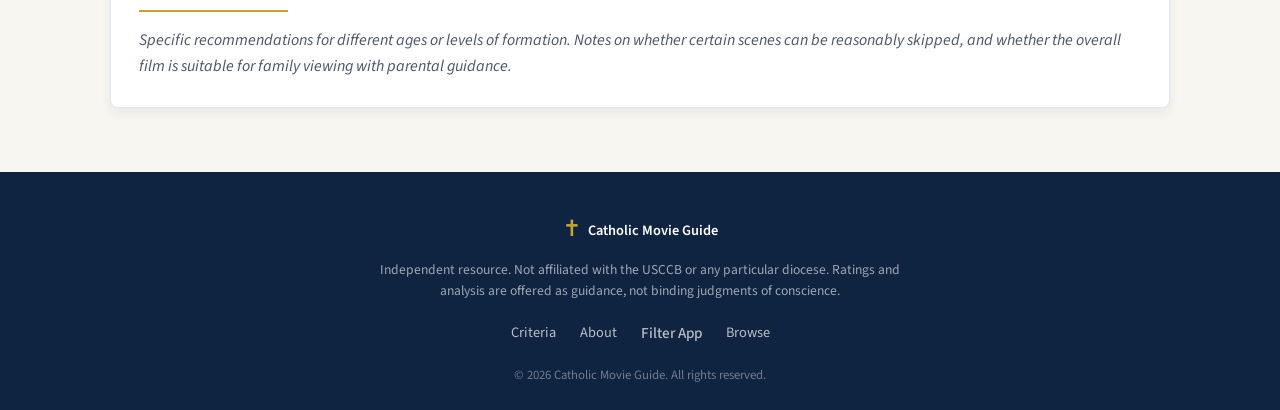
<file: Custodia/catholic-movie-guide/movie.html>
<!DOCTYPE html>
<html lang="en">
<head>
  <meta charset="UTF-8">
  <meta name="viewport" content="width=device-width, initial-scale=1.0">
  <title>Example Film — Catholic Movie Guide</title>
  <link rel="stylesheet" href="css/styles.css">
  <link rel="preconnect" href="https://fonts.googleapis.com">
  <link rel="preconnect" href="https://fonts.gstatic.com" crossorigin>
  <link href="https://fonts.googleapis.com/css2?family=Cormorant+Garamond:ital,wght@0,400;0,600;0,700;1,400&family=Source+Sans+3:wght@300;400;500;600;700&display=swap" rel="stylesheet">
</head>
<body>
  <header class="site-header">
    <div class="container header-inner">
      <a href="index.html" class="logo">
        <span class="logo-icon">✝</span>
        <span class="logo-text">Catholic Movie Guide</span>
      </a>
      <nav class="main-nav">
        <a href="index.html" class="nav-link">Home</a>
        <a href="browse.html" class="nav-link">Browse</a>
        <a href="criteria.html" class="nav-link">Catholic Criteria</a>
        <a href="about.html" class="nav-link">About</a>
        <a href="../custodia-filter/index.html" class="nav-link">Filter App</a>
      </nav>
      <button class="mobile-menu-btn" aria-label="Toggle menu">
        <span></span><span></span><span></span>
      </button>
    </div>
  </header>

  <section class="page-header">
    <div class="container">
      <div class="rating-badge rating-a3" style="margin-bottom: 0.75rem;">A-III · Adults</div>
      <h1>Example Film Title</h1>
      <p class="meta">2023 · Drama · 1h 58m · MPAA: PG-13</p>
    </div>
  </section>

  <section class="content-section">
    <div class="container">
      <!-- Overall Summary -->
      <div class="content-card">
        <h2>Catholic Summary</h2>
        <p class="placeholder-text">
          Placeholder for a concise overall assessment from a Catholic perspective. 
          This will include the film’s dominant worldview, major moral strengths or concerns, 
          and a recommendation regarding suitability for different audiences.
        </p>
      </div>

      <!-- Content Categories with Timestamps -->
      <div class="content-card">
        <h2>Content Details &amp; Timestamps</h2>
        <p class="placeholder-text" style="margin-bottom: 1.25rem;">
          Detailed scene information will appear here. Each category can list specific moments with approximate timestamps.
        </p>

        <h3>Language</h3>
        <ul class="timestamp-list">
          <li>
            <span class="timestamp">00:00</span>
            <span class="placeholder-text">Placeholder entry — e.g., mild language or blasphemous expressions with brief description.</span>
          </li>
        </ul>

        <h3>Sexual Content / Nudity</h3>
        <ul class="timestamp-list">
          <li>
            <span class="timestamp">00:00</span>
            <span class="placeholder-text">Placeholder entry.</span>
          </li>
        </ul>

        <h3>Violence</h3>
        <ul class="timestamp-list">
          <li>
            <span class="timestamp">00:00</span>
            <span class="placeholder-text">Placeholder entry.</span>
          </li>
        </ul>

        <h3>Blasphemy / Sacred Things</h3>
        <ul class="timestamp-list">
          <li>
            <span class="timestamp">00:00</span>
            <span class="placeholder-text">Placeholder entry — treatment of God, the saints, the sacraments, or the Church.</span>
          </li>
        </ul>

        <h3>Other Concerns (Occult, Life Issues, etc.)</h3>
        <ul class="timestamp-list">
          <li>
            <span class="timestamp">00:00</span>
            <span class="placeholder-text">Placeholder entry.</span>
          </li>
        </ul>
      </div>

      <!-- Worldview & Positive Elements -->
      <div class="content-card">
        <h2>Worldview &amp; Moral Themes</h2>
        <p class="placeholder-text">
          Analysis of the film’s underlying message: Does it affirm or undermine Catholic teaching on marriage, the dignity of the person, the reality of sin and grace, the role of the Church, etc.?
        </p>
      </div>

      <div class="content-card">
        <h2>Positive / Redeeming Elements</h2>
        <p class="placeholder-text">
          Moments of genuine virtue, beauty, truth, or Christian insight that may make the film worthwhile despite other concerns.
        </p>
      </div>

      <!-- Family Guidance -->
      <div class="content-card">
        <h2>Family Guidance</h2>
        <p class="placeholder-text">
          Specific recommendations for different ages or levels of formation. Notes on whether certain scenes can be reasonably skipped, and whether the overall film is suitable for family viewing with parental guidance.
        </p>
      </div>
    </div>
  </section>

  <footer class="site-footer">
    <div class="container footer-inner">
      <div class="footer-brand">
        <span class="logo-icon">✝</span>
        <span>Catholic Movie Guide</span>
      </div>
      <p class="footer-note">
        Independent resource. Not affiliated with the USCCB or any particular diocese. 
        Ratings and analysis are offered as guidance, not binding judgments of conscience.
      </p>
      <nav class="footer-nav">
        <a href="criteria.html">Criteria</a>
        <a href="about.html">About</a>
        <a href="../custodia-filter/index.html" class="nav-link">Filter App</a>
        <a href="browse.html">Browse</a>
      </nav>
      <p class="copyright">© 2026 Catholic Movie Guide. All rights reserved.</p>
    </div>
  </footer>

  <script src="js/main.js"></script>
</body>
</html>
</file>
<file: Custodia/custodia-filter/css/app.css>
/* Custodia Filter App — original design */

:root {
  --navy: #0f2440;
  --navy-mid: #1a365d;
  --navy-light: #2c5282;
  --gold: #c9a227;
  --gold-hover: #b8860b;
  --bg: #f4f1ea;
  --card: #ffffff;
  --text: #1a202c;
  --muted: #5a6577;
  --border: #e2e8f0;
  --success: #276749;
  --danger: #9b2c2c;
  --radius: 12px;
  --shadow: 0 4px 16px rgba(15, 36, 64, 0.08);
  --font: "Inter", system-ui, -apple-system, sans-serif;
  --serif: "Cormorant Garamond", Georgia, serif;
}

*, *::before, *::after { box-sizing: border-box; margin: 0; padding: 0; }

html { height: 100%; }

body {
  font-family: var(--font);
  background: var(--bg);
  color: var(--text);
  min-height: 100%;
  -webkit-font-smoothing: antialiased;
}

.app {
  min-height: 100vh;
  display: flex;
  flex-direction: column;
}

/* Top bar */
.topbar {
  background: var(--navy);
  color: #fff;
  position: sticky;
  top: 0;
  z-index: 50;
  box-shadow: 0 2px 8px rgba(0,0,0,0.15);
}

.topbar-inner {
  max-width: 960px;
  margin: 0 auto;
  padding: 0.85rem 1.25rem;
  display: flex;
  align-items: center;
  justify-content: space-between;
}

.brand {
  display: flex;
  align-items: center;
  gap: 0.45rem;
  font-weight: 700;
  font-size: 1.15rem;
}

.brand-icon { color: var(--gold); font-size: 1.25rem; }

.top-nav a {
  color: rgba(255,255,255,0.75);
  text-decoration: none;
  font-size: 0.9rem;
  font-weight: 500;
  margin-left: 1.25rem;
}
.top-nav a:hover, .top-nav a.active { color: #fff; }

.back-link {
  color: rgba(255,255,255,0.85);
  text-decoration: none;
  font-size: 0.9rem;
  font-weight: 500;
}
.back-link:hover { color: var(--gold); }

/* Main */
.main {
  flex: 1;
  max-width: 960px;
  width: 100%;
  margin: 0 auto;
  padding: 1.75rem 1.25rem 3rem;
}

.hero-app {
  text-align: center;
  margin-bottom: 2.25rem;
}
.hero-app h1 {
  font-family: var(--serif);
  font-size: clamp(1.8rem, 4vw, 2.4rem);
  color: var(--navy);
  margin-bottom: 0.5rem;
}
.hero-app p {
  color: var(--muted);
  max-width: 520px;
  margin: 0 auto;
  line-height: 1.55;
}

.section-label {
  font-size: 0.8rem;
  text-transform: uppercase;
  letter-spacing: 0.06em;
  color: var(--muted);
  margin-bottom: 1rem;
  font-weight: 600;
}

/* Movie list */
.movie-list {
  display: grid;
  gap: 1rem;
  margin-bottom: 2.5rem;
}

.movie-item {
  background: var(--card);
  border-radius: var(--radius);
  border: 1px solid var(--border);
  box-shadow: var(--shadow);
  display: flex;
  overflow: hidden;
  transition: transform 0.15s ease, box-shadow 0.15s ease;
}
.movie-item:hover {
  transform: translateY(-2px);
  box-shadow: 0 8px 24px rgba(15, 36, 64, 0.12);
}

.movie-poster {
  width: 110px;
  min-height: 150px;
  flex-shrink: 0;
  display: flex;
  align-items: center;
  justify-content: center;
  color: rgba(255,255,255,0.7);
  font-size: 0.8rem;
  font-weight: 600;
  text-align: center;
  padding: 0.5rem;
}

.movie-body {
  padding: 1.1rem 1.25rem;
  flex: 1;
  display: flex;
  flex-direction: column;
}

.movie-body h3 {
  font-size: 1.15rem;
  color: var(--navy);
  margin-bottom: 0.2rem;
}

.movie-meta {
  font-size: 0.85rem;
  color: var(--muted);
  margin-bottom: 0.5rem;
}

.rating-pill {
  display: inline-block;
  font-size: 0.7rem;
  font-weight: 700;
  padding: 0.15rem 0.5rem;
  border-radius: 4px;
  color: #fff;
  margin-bottom: 0.6rem;
  width: fit-content;
}
.rating-a1 { background: var(--success); }
.rating-a2 { background: var(--navy-light); }
.rating-a3 { background: #744210; }

.movie-summary {
  font-size: 0.9rem;
  color: var(--muted);
  margin-bottom: 0.85rem;
  flex: 1;
}

.btn {
  display: inline-flex;
  align-items: center;
  justify-content: center;
  gap: 0.35rem;
  padding: 0.55rem 1.1rem;
  border-radius: 8px;
  font-weight: 600;
  font-size: 0.9rem;
  border: none;
  cursor: pointer;
  text-decoration: none;
  transition: background 0.15s ease;
  font-family: inherit;
}
.btn-primary {
  background: var(--gold);
  color: #fff;
}
.btn-primary:hover { background: var(--gold-hover); color: #fff; }
.btn-secondary {
  background: transparent;
  color: var(--navy);
  border: 1.5px solid var(--navy);
}
.btn-secondary:hover {
  background: var(--navy);
  color: #fff;
}

/* Info cards */
.info-cards {
  display: grid;
  grid-template-columns: repeat(auto-fit, minmax(220px, 1fr));
  gap: 1rem;
}
.info-card {
  background: var(--card);
  border: 1px solid var(--border);
  border-radius: var(--radius);
  padding: 1.25rem;
}
.info-card h3 {
  font-size: 0.95rem;
  color: var(--navy);
  margin-bottom: 0.4rem;
}
.info-card p {
  font-size: 0.85rem;
  color: var(--muted);
  line-height: 1.5;
}

.app-footer {
  text-align: center;
  padding: 1.25rem;
  font-size: 0.8rem;
  color: var(--muted);
  border-top: 1px solid var(--border);
}

/* ========== PLAYER PAGE ========== */
.player-main { padding-top: 1.25rem; }

.loading {
  text-align: center;
  padding: 3rem;
  color: var(--muted);
}

.player-header {
  margin-bottom: 1.5rem;
}
.player-header h1 {
  font-family: var(--serif);
  font-size: 1.75rem;
  color: var(--navy);
  margin-bottom: 0.25rem;
}
.player-header .meta {
  color: var(--muted);
  font-size: 0.9rem;
}

/* Filter panel */
.filter-panel {
  background: var(--card);
  border: 1px solid var(--border);
  border-radius: var(--radius);
  padding: 1.25rem;
  margin-bottom: 1.5rem;
  box-shadow: var(--shadow);
}

.filter-panel h2 {
  font-size: 1rem;
  color: var(--navy);
  margin-bottom: 1rem;
  display: flex;
  align-items: center;
  justify-content: space-between;
}

.filter-list {
  display: grid;
  gap: 0.75rem;
}

.filter-row {
  display: flex;
  align-items: center;
  justify-content: space-between;
  padding: 0.65rem 0.85rem;
  background: var(--bg);
  border-radius: 8px;
}

.filter-row label {
  font-size: 0.95rem;
  font-weight: 500;
  cursor: pointer;
  flex: 1;
}

/* Toggle switch */
.toggle {
  position: relative;
  width: 48px;
  height: 28px;
  flex-shrink: 0;
}
.toggle input {
  opacity: 0;
  width: 0;
  height: 0;
}
.toggle-slider {
  position: absolute;
  inset: 0;
  background: #cbd5e0;
  border-radius: 28px;
  cursor: pointer;
  transition: 0.2s;
}
.toggle-slider::before {
  content: "";
  position: absolute;
  height: 22px;
  width: 22px;
  left: 3px;
  bottom: 3px;
  background: #fff;
  border-radius: 50%;
  transition: 0.2s;
  box-shadow: 0 1px 3px rgba(0,0,0,0.2);
}
.toggle input:checked + .toggle-slider {
  background: var(--gold);
}
.toggle input:checked + .toggle-slider::before {
  transform: translateX(20px);
}

/* Demo player */
.demo-player {
  background: #0a1628;
  border-radius: var(--radius);
  overflow: hidden;
  box-shadow: var(--shadow);
  margin-bottom: 1.5rem;
}

.screen {
  aspect-ratio: 16/9;
  background: linear-gradient(160deg, #1a365d 0%, #0f2440 100%);
  display: flex;
  flex-direction: column;
  align-items: center;
  justify-content: center;
  color: rgba(255,255,255,0.85);
  position: relative;
  padding: 1.5rem;
  text-align: center;
}

.screen-title {
  font-family: var(--serif);
  font-size: 1.5rem;
  margin-bottom: 0.35rem;
}
.screen-status {
  font-size: 0.9rem;
  opacity: 0.75;
  margin-bottom: 1rem;
}
.screen-overlay {
  position: absolute;
  inset: 0;
  background: rgba(0,0,0,0.55);
  display: none;
  align-items: center;
  justify-content: center;
  flex-direction: column;
  gap: 0.5rem;
  font-weight: 600;
  font-size: 1.1rem;
}
.screen-overlay.visible { display: flex; }
.screen-overlay.skip { background: rgba(15, 36, 64, 0.85); }
.screen-overlay.mute { background: rgba(155, 44, 44, 0.75); }

.controls {
  padding: 1rem 1.25rem 1.25rem;
  background: #0d1b2e;
}

.timeline-wrap {
  margin-bottom: 0.85rem;
}
.timeline {
  height: 8px;
  background: #2d3748;
  border-radius: 4px;
  position: relative;
  cursor: pointer;
  overflow: hidden;
}
.timeline-progress {
  position: absolute;
  left: 0;
  top: 0;
  bottom: 0;
  background: var(--gold);
  border-radius: 4px;
  width: 0%;
  pointer-events: none;
}
.timeline-segment {
  position: absolute;
  top: 0;
  bottom: 0;
  opacity: 0.7;
}
.timeline-segment.skip { background: #e53e3e; }
.timeline-segment.mute { background: #dd6b20; }

.time-row {
  display: flex;
  justify-content: space-between;
  font-size: 0.8rem;
  color: rgba(255,255,255,0.6);
  margin-top: 0.35rem;
}

.btn-row {
  display: flex;
  gap: 0.75rem;
  align-items: center;
  flex-wrap: wrap;
}
.btn-play {
  background: var(--gold);
  color: #fff;
  border: none;
  width: 48px;
  height: 48px;
  border-radius: 50%;
  font-size: 1.2rem;
  cursor: pointer;
  display: flex;
  align-items: center;
  justify-content: center;
  transition: background 0.15s;
}
.btn-play:hover { background: var(--gold-hover); }

.cc-toggle {
  margin-left: auto;
  display: flex;
  align-items: center;
  gap: 0.4rem;
  color: rgba(255,255,255,0.8);
  font-size: 0.85rem;
}
.cc-toggle input { accent-color: var(--gold); }

/* Active filters summary */
.active-summary {
  background: var(--card);
  border: 1px solid var(--border);
  border-radius: var(--radius);
  padding: 1rem 1.25rem;
  font-size: 0.9rem;
  color: var(--muted);
}
.active-summary strong { color: var(--navy); }

/* Segment list */
.segment-list {
  margin-top: 1.25rem;
}
.segment-list h3 {
  font-size: 0.9rem;
  color: var(--navy);
  margin-bottom: 0.6rem;
}
.segment-item {
  display: flex;
  gap: 0.75rem;
  padding: 0.5rem 0;
  border-bottom: 1px solid var(--border);
  font-size: 0.85rem;
}
.segment-item:last-child { border-bottom: none; }
.segment-time {
  font-family: monospace;
  color: var(--navy-light);
  min-width: 90px;
  flex-shrink: 0;
}
.segment-item.disabled { opacity: 0.45; text-decoration: line-through; }

/* Notice */
.legal-note {
  margin-top: 1.5rem;
  font-size: 0.8rem;
  color: var(--muted);
  line-height: 1.45;
  padding: 0.85rem 1rem;
  background: #edf2f7;
  border-radius: 8px;
}

@media (max-width: 600px) {
  .movie-item { flex-direction: column; }
  .movie-poster {
    width: 100%;
    min-height: 120px;
  }
  .btn-row { justify-content: center; }
  .cc-toggle { margin-left: 0; width: 100%; justify-content: center; }
}
</file>
<file: Custodia/magisterium-chat/css/chat.css>
/* Magisterium Chat — matches Custodia / Catholic Movie Guide palette */

:root {
  --mag-navy: #0f2440;
  --mag-navy-mid: #1a365d;
  --mag-gold: #c9a227;
  --mag-gold-hover: #b8860b;
  --mag-bg: #f4f1ea;
  --mag-card: #ffffff;
  --mag-text: #1a202c;
  --mag-muted: #5a6577;
  --mag-border: #e2e8f0;
  --mag-user-bg: #1a365d;
  --mag-assistant-bg: #edf2f7;
  --mag-radius: 14px;
  --mag-font: "Inter", system-ui, -apple-system, sans-serif;
}

/* ========== PAGE MODE ========== */
.mag-chat-page {
  max-width: 720px;
  margin: 0 auto;
  height: min(80vh, 700px);
  display: flex;
  flex-direction: column;
  background: var(--mag-card);
  border: 1px solid var(--mag-border);
  border-radius: var(--mag-radius);
  box-shadow: 0 8px 32px rgba(15, 36, 64, 0.1);
  overflow: hidden;
}

.mag-chat-page .mag-chat-panel {
  display: flex;
  flex-direction: column;
  height: 100%;
}

/* ========== WIDGET MODE ========== */
.mag-chat-widget {
  position: fixed;
  bottom: 1.25rem;
  right: 1.25rem;
  z-index: 9999;
  font-family: var(--mag-font);
}

.mag-chat-toggle {
  display: flex;
  align-items: center;
  gap: 0.5rem;
  background: var(--mag-navy);
  color: #fff;
  border: none;
  border-radius: 999px;
  padding: 0.75rem 1.2rem;
  font-weight: 600;
  font-size: 0.95rem;
  cursor: pointer;
  box-shadow: 0 4px 20px rgba(15, 36, 64, 0.35);
  transition: background 0.15s, transform 0.15s;
  font-family: inherit;
}
.mag-chat-toggle:hover {
  background: var(--mag-navy-mid);
  transform: translateY(-1px);
}
.mag-chat-toggle-icon {
  color: var(--mag-gold);
  font-size: 1.15rem;
}
.mag-chat-toggle.hidden {
  display: none;
}

.mag-chat-widget .mag-chat-panel {
  width: min(380px, calc(100vw - 2rem));
  height: min(520px, calc(100vh - 6rem));
  background: var(--mag-card);
  border-radius: var(--mag-radius);
  box-shadow: 0 12px 40px rgba(15, 36, 64, 0.25);
  border: 1px solid var(--mag-border);
  display: flex;
  flex-direction: column;
  overflow: hidden;
}
.mag-chat-widget .mag-chat-panel.hidden {
  display: none;
}

/* ========== SHARED PANEL PARTS ========== */
.mag-chat-header {
  background: var(--mag-navy);
  color: #fff;
  padding: 0.9rem 1.1rem;
  display: flex;
  align-items: center;
  justify-content: space-between;
  flex-shrink: 0;
}
.mag-chat-title {
  font-weight: 700;
  font-size: 1rem;
  display: block;
}
.mag-chat-subtitle {
  font-size: 0.75rem;
  opacity: 0.75;
  display: block;
  margin-top: 0.1rem;
}
.mag-chat-close {
  background: transparent;
  border: none;
  color: rgba(255, 255, 255, 0.8);
  font-size: 1.5rem;
  line-height: 1;
  cursor: pointer;
  padding: 0 0.25rem;
}
.mag-chat-close:hover {
  color: #fff;
}

.mag-chat-messages {
  flex: 1;
  overflow-y: auto;
  padding: 1rem;
  display: flex;
  flex-direction: column;
  gap: 0.85rem;
  background: var(--mag-bg);
}

.msg {
  max-width: 90%;
  display: flex;
  flex-direction: column;
  gap: 0.35rem;
}
.msg-user {
  align-self: flex-end;
}
.msg-assistant {
  align-self: flex-start;
}

.msg-bubble {
  padding: 0.7rem 0.95rem;
  border-radius: 12px;
  font-size: 0.92rem;
  line-height: 1.5;
  white-space: pre-wrap;
  word-break: break-word;
}
.msg-user .msg-bubble {
  background: var(--mag-user-bg);
  color: #fff;
  border-bottom-right-radius: 4px;
}
.msg-assistant .msg-bubble {
  background: var(--mag-assistant-bg);
  color: var(--mag-text);
  border-bottom-left-radius: 4px;
}

.msg-citations {
  font-size: 0.75rem;
  color: var(--mag-muted);
  padding: 0.35rem 0.5rem;
  background: #fff;
  border-radius: 8px;
  border: 1px solid var(--mag-border);
}
.msg-citations strong {
  display: block;
  margin-bottom: 0.25rem;
  color: var(--mag-navy);
  font-size: 0.72rem;
  text-transform: uppercase;
  letter-spacing: 0.04em;
}
.msg-citations ul {
  margin: 0;
  padding-left: 1.1rem;
}
.msg-citations li {
  margin-bottom: 0.15rem;
}

.mag-chat-status {
  min-height: 1.25rem;
  padding: 0.25rem 1rem;
  font-size: 0.8rem;
  color: var(--mag-muted);
  flex-shrink: 0;
}
.mag-chat-status.loading {
  color: var(--mag-navy-mid);
}
.mag-chat-status.error {
  color: #9b2c2c;
}

.mag-chat-form {
  display: flex;
  gap: 0.5rem;
  padding: 0.75rem 1rem;
  border-top: 1px solid var(--mag-border);
  background: #fff;
  flex-shrink: 0;
  align-items: flex-end;
}
.mag-chat-form textarea {
  flex: 1;
  border: 1px solid var(--mag-border);
  border-radius: 10px;
  padding: 0.65rem 0.85rem;
  font-family: inherit;
  font-size: 0.92rem;
  resize: none;
  max-height: 120px;
  line-height: 1.4;
  outline: none;
  transition: border-color 0.15s;
}
.mag-chat-form textarea:focus {
  border-color: var(--mag-gold);
}
.mag-chat-send {
  background: var(--mag-gold);
  color: #fff;
  border: none;
  border-radius: 10px;
  padding: 0.65rem 1.1rem;
  font-weight: 600;
  font-size: 0.9rem;
  cursor: pointer;
  font-family: inherit;
  transition: background 0.15s;
  white-space: nowrap;
}
.mag-chat-send:hover:not(:disabled) {
  background: var(--mag-gold-hover);
}
.mag-chat-send:disabled {
  opacity: 0.6;
  cursor: not-allowed;
}

.mag-chat-footer {
  text-align: center;
  font-size: 0.7rem;
  color: var(--mag-muted);
  padding: 0.4rem 1rem 0.6rem;
  background: #fff;
  flex-shrink: 0;
}
.mag-chat-footer a {
  color: var(--mag-navy-mid);
  text-decoration: none;
}
.mag-chat-footer a:hover {
  text-decoration: underline;
}

/* Standalone page body helper */
.mag-page-body {
  margin: 0;
  font-family: var(--mag-font);
  background: var(--mag-bg);
  color: var(--mag-text);
  min-height: 100vh;
  display: flex;
  flex-direction: column;
}
.mag-page-topbar {
  background: var(--mag-navy);
  color: #fff;
  padding: 0.85rem 1.25rem;
}
.mag-page-topbar-inner {
  max-width: 960px;
  margin: 0 auto;
  display: flex;
  align-items: center;
  justify-content: space-between;
}
.mag-page-brand {
  font-weight: 700;
  display: flex;
  align-items: center;
  gap: 0.4rem;
}
.mag-page-brand span:first-child {
  color: var(--mag-gold);
}
.mag-page-nav a {
  color: rgba(255, 255, 255, 0.8);
  text-decoration: none;
  font-size: 0.9rem;
  margin-left: 1rem;
}
.mag-page-nav a:hover {
  color: #fff;
}
.mag-page-main {
  flex: 1;
  padding: 1.5rem 1.25rem 2rem;
  max-width: 800px;
  width: 100%;
  margin: 0 auto;
}
.mag-page-intro {
  text-align: center;
  margin-bottom: 1.25rem;
}
.mag-page-intro h1 {
  font-size: 1.6rem;
  color: var(--mag-navy);
  margin: 0 0 0.35rem;
}
.mag-page-intro p {
  color: var(--mag-muted);
  font-size: 0.95rem;
  margin: 0;
}

@media (max-width: 480px) {
  .mag-chat-widget {
    bottom: 0.75rem;
    right: 0.75rem;
    left: 0.75rem;
  }
  .mag-chat-widget .mag-chat-panel {
    width: 100%;
  }
  .mag-chat-toggle-label {
    display: none;
  }
}
</file>
<file: docs/custodia/catholic-movie-guide/css/styles.css>
/* ============================================
   Catholic Movie Guide — Base Styles
   Clean, dignified, family-friendly design
   ============================================ */

:root {
  /* Color palette — deep blue, soft gold, clean neutrals */
  --color-primary: #1a365d;       /* Deep navy */
  --color-primary-dark: #0f2440;
  --color-primary-light: #2c5282;
  --color-accent: #c9a227;        /* Soft gold */
  --color-accent-hover: #b8860b;
  --color-bg: #f8f6f1;            /* Warm off-white */
  --color-bg-alt: #ffffff;
  --color-text: #1a202c;
  --color-text-muted: #4a5568;
  --color-border: #e2e8f0;
  --color-success: #276749;       /* Green for positive */
  --color-warning: #c05621;
  --color-danger: #9b2c2c;

  /* Rating colors */
  --rating-a1: #276749;
  --rating-a2: #2b6cb0;
  --rating-a3: #744210;
  --rating-l: #9c4221;
  --rating-o: #9b2c2c;

  /* Typography */
  --font-serif: "Cormorant Garamond", Georgia, serif;
  --font-sans: "Source Sans 3", system-ui, -apple-system, sans-serif;

  /* Spacing & layout */
  --container-max: 1100px;
  --radius: 8px;
  --shadow: 0 4px 12px rgba(26, 54, 93, 0.08);
  --shadow-hover: 0 8px 24px rgba(26, 54, 93, 0.12);
  --transition: 0.2s ease;
}

/* Reset & Base */
*, *::before, *::after {
  box-sizing: border-box;
  margin: 0;
  padding: 0;
}

html {
  scroll-behavior: smooth;
}

body {
  font-family: var(--font-sans);
  font-size: 1rem;
  line-height: 1.6;
  color: var(--color-text);
  background-color: var(--color-bg);
  -webkit-font-smoothing: antialiased;
}

img {
  max-width: 100%;
  display: block;
}

a {
  color: var(--color-primary-light);
  text-decoration: none;
  transition: color var(--transition);
}

a:hover {
  color: var(--color-accent);
}

/* Utility */
.container {
  width: 100%;
  max-width: var(--container-max);
  margin: 0 auto;
  padding: 0 1.25rem;
}

/* ========== Header ========== */
.site-header {
  background: var(--color-bg-alt);
  border-bottom: 1px solid var(--color-border);
  position: sticky;
  top: 0;
  z-index: 100;
  box-shadow: 0 1px 3px rgba(0,0,0,0.04);
}

.header-inner {
  display: flex;
  align-items: center;
  justify-content: space-between;
  height: 64px;
}

.logo {
  display: flex;
  align-items: center;
  gap: 0.5rem;
  color: var(--color-primary);
  font-weight: 600;
  font-size: 1.15rem;
}

.logo:hover {
  color: var(--color-primary);
}

.logo-icon {
  font-size: 1.4rem;
  color: var(--color-accent);
}

.main-nav {
  display: flex;
  gap: 1.75rem;
}

.nav-link {
  color: var(--color-text-muted);
  font-weight: 500;
  font-size: 0.95rem;
  position: relative;
}

.nav-link:hover,
.nav-link.active {
  color: var(--color-primary);
}

.nav-link.active::after {
  content: "";
  position: absolute;
  bottom: -4px;
  left: 0;
  right: 0;
  height: 2px;
  background: var(--color-accent);
  border-radius: 1px;
}

.mobile-menu-btn {
  display: none;
  flex-direction: column;
  gap: 5px;
  background: none;
  border: none;
  cursor: pointer;
  padding: 4px;
}

.mobile-menu-btn span {
  display: block;
  width: 22px;
  height: 2px;
  background: var(--color-primary);
  border-radius: 1px;
}

/* ========== Hero ========== */
.hero {
  background: linear-gradient(135deg, var(--color-primary-dark) 0%, var(--color-primary) 60%, var(--color-primary-light) 100%);
  color: #fff;
  padding: 4.5rem 0 5rem;
  text-align: center;
}

.hero h1 {
  font-family: var(--font-serif);
  font-size: clamp(2.2rem, 5vw, 3.2rem);
  font-weight: 700;
  line-height: 1.2;
  margin-bottom: 1.25rem;
  letter-spacing: -0.02em;
}

.hero-subtitle {
  max-width: 620px;
  margin: 0 auto 2rem;
  font-size: 1.1rem;
  opacity: 0.92;
  font-weight: 300;
}

.search-box {
  display: flex;
  max-width: 520px;
  margin: 0 auto 1rem;
  background: #fff;
  border-radius: var(--radius);
  overflow: hidden;
  box-shadow: 0 4px 20px rgba(0,0,0,0.15);
}

.search-box input {
  flex: 1;
  border: none;
  padding: 0.9rem 1.25rem;
  font-size: 1rem;
  font-family: inherit;
  color: var(--color-text);
  outline: none;
}

.search-box input::placeholder {
  color: #a0aec0;
}

.search-btn {
  background: var(--color-accent);
  color: #fff;
  border: none;
  padding: 0 1.5rem;
  font-weight: 600;
  font-size: 0.95rem;
  cursor: pointer;
  transition: background var(--transition);
}

.search-btn:hover {
  background: var(--color-accent-hover);
}

.hero-note {
  font-size: 0.85rem;
  opacity: 0.7;
  margin-top: 0.75rem;
}

/* ========== Features ========== */
.features {
  padding: 4rem 0;
  background: var(--color-bg-alt);
}

.section-header {
  text-align: center;
  margin-bottom: 2.5rem;
}

.section-header h2 {
  font-family: var(--font-serif);
  font-size: 2rem;
  color: var(--color-primary);
  margin-bottom: 0.4rem;
}

.section-header p {
  color: var(--color-text-muted);
  font-size: 1.05rem;
}

.feature-grid {
  display: grid;
  grid-template-columns: repeat(auto-fit, minmax(240px, 1fr));
  gap: 1.5rem;
}

.feature-card {
  background: var(--color-bg);
  border: 1px solid var(--color-border);
  border-radius: var(--radius);
  padding: 1.75rem 1.5rem;
  text-align: center;
  transition: box-shadow var(--transition), transform var(--transition);
}

.feature-card:hover {
  box-shadow: var(--shadow);
  transform: translateY(-2px);
}

.feature-icon {
  font-size: 1.8rem;
  margin-bottom: 0.75rem;
}

.feature-card h3 {
  font-size: 1.15rem;
  color: var(--color-primary);
  margin-bottom: 0.5rem;
}

.feature-card p {
  font-size: 0.95rem;
  color: var(--color-text-muted);
  line-height: 1.55;
}

/* ========== Movies Section ========== */
.movies-section {
  padding: 4rem 0;
}

.movie-grid {
  display: grid;
  grid-template-columns: repeat(auto-fill, minmax(260px, 1fr));
  gap: 1.75rem;
}

.movie-card {
  background: var(--color-bg-alt);
  border-radius: var(--radius);
  overflow: hidden;
  border: 1px solid var(--color-border);
  box-shadow: var(--shadow);
  transition: box-shadow var(--transition), transform var(--transition);
  display: flex;
  flex-direction: column;
}

.movie-card:hover {
  box-shadow: var(--shadow-hover);
  transform: translateY(-3px);
}

.movie-poster {
  aspect-ratio: 2/3;
  background: linear-gradient(145deg, #e2e8f0, #cbd5e0);
  display: flex;
  align-items: center;
  justify-content: center;
  color: #718096;
  font-size: 0.9rem;
  font-weight: 500;
}

.placeholder-poster {
  background: linear-gradient(145deg, #2c5282, #1a365d);
  color: rgba(255,255,255,0.5);
}

.movie-info {
  padding: 1.25rem;
  display: flex;
  flex-direction: column;
  flex: 1;
}

.movie-title {
  font-family: var(--font-serif);
  font-size: 1.25rem;
  color: var(--color-primary);
  margin-bottom: 0.25rem;
}

.movie-meta {
  font-size: 0.85rem;
  color: var(--color-text-muted);
  margin-bottom: 0.6rem;
}

.rating-badge {
  display: inline-block;
  font-size: 0.75rem;
  font-weight: 700;
  letter-spacing: 0.03em;
  padding: 0.2rem 0.55rem;
  border-radius: 4px;
  color: #fff;
  margin-bottom: 0.75rem;
  width: fit-content;
}

.rating-a1 { background: var(--rating-a1); }
.rating-a2 { background: var(--rating-a2); }
.rating-a3 { background: var(--rating-a3); }
.rating-l  { background: var(--rating-l); }
.rating-o  { background: var(--rating-o); }

.movie-desc {
  font-size: 0.9rem;
  color: var(--color-text-muted);
  margin-bottom: 1rem;
  flex: 1;
}

/* Buttons */
.btn-primary,
.btn-secondary {
  display: inline-block;
  padding: 0.65rem 1.4rem;
  border-radius: var(--radius);
  font-weight: 600;
  font-size: 0.9rem;
  text-align: center;
  transition: background var(--transition), color var(--transition), border-color var(--transition);
  cursor: pointer;
  border: 2px solid transparent;
}

.btn-primary {
  background: var(--color-accent);
  color: #fff;
}

.btn-primary:hover {
  background: var(--color-accent-hover);
  color: #fff;
}

.btn-secondary {
  background: transparent;
  color: var(--color-primary);
  border-color: var(--color-primary);
}

.btn-secondary:hover {
  background: var(--color-primary);
  color: #fff;
}

/* ========== CTA ========== */
.cta {
  background: var(--color-primary);
  color: #fff;
  padding: 3.5rem 0;
  text-align: center;
}

.cta h2 {
  font-family: var(--font-serif);
  font-size: 1.9rem;
  margin-bottom: 0.75rem;
}

.cta p {
  max-width: 540px;
  margin: 0 auto 1.5rem;
  opacity: 0.9;
}

.cta .btn-primary {
  background: var(--color-accent);
}

/* ========== Footer ========== */
.site-footer {
  background: var(--color-primary-dark);
  color: rgba(255,255,255,0.8);
  padding: 2.5rem 0 1.5rem;
  font-size: 0.9rem;
}

.footer-inner {
  text-align: center;
}

.footer-brand {
  display: flex;
  align-items: center;
  justify-content: center;
  gap: 0.4rem;
  font-weight: 600;
  color: #fff;
  margin-bottom: 0.75rem;
}

.footer-brand .logo-icon {
  color: var(--color-accent);
}

.footer-note {
  max-width: 520px;
  margin: 0 auto 1.25rem;
  opacity: 0.75;
  font-size: 0.85rem;
  line-height: 1.5;
}

.footer-nav {
  display: flex;
  justify-content: center;
  gap: 1.5rem;
  margin-bottom: 1.25rem;
}

.footer-nav a {
  color: rgba(255,255,255,0.7);
}

.footer-nav a:hover {
  color: var(--color-accent);
}

.copyright {
  font-size: 0.8rem;
  opacity: 0.5;
}

/* ========== Page-specific: Movie Detail ========== */
.page-header {
  background: var(--color-primary);
  color: #fff;
  padding: 2.5rem 0;
}

.page-header h1 {
  font-family: var(--font-serif);
  font-size: 2.2rem;
  margin-bottom: 0.3rem;
}

.page-header .meta {
  opacity: 0.85;
  font-size: 1rem;
}

.content-section {
  padding: 2.5rem 0;
}

.content-card {
  background: var(--color-bg-alt);
  border: 1px solid var(--color-border);
  border-radius: var(--radius);
  padding: 1.75rem;
  margin-bottom: 1.5rem;
  box-shadow: var(--shadow);
}

.content-card h2 {
  font-family: var(--font-serif);
  font-size: 1.4rem;
  color: var(--color-primary);
  margin-bottom: 1rem;
  padding-bottom: 0.5rem;
  border-bottom: 2px solid var(--color-accent);
  display: inline-block;
}

.content-card h3 {
  font-size: 1.05rem;
  color: var(--color-primary-light);
  margin: 1.25rem 0 0.5rem;
}

.timestamp-list {
  list-style: none;
}

.timestamp-list li {
  padding: 0.6rem 0;
  border-bottom: 1px solid var(--color-border);
  display: flex;
  gap: 1rem;
  align-items: flex-start;
}

.timestamp-list li:last-child {
  border-bottom: none;
}

.timestamp {
  font-family: monospace;
  font-weight: 600;
  color: var(--color-primary);
  min-width: 70px;
  flex-shrink: 0;
}

.placeholder-text {
  color: var(--color-text-muted);
  font-style: italic;
}

/* ========== Criteria / About pages ========== */
.prose {
  max-width: 720px;
  margin: 0 auto;
}

.prose h2 {
  font-family: var(--font-serif);
  color: var(--color-primary);
  font-size: 1.5rem;
  margin: 2rem 0 0.75rem;
}

.prose h3 {
  font-size: 1.15rem;
  color: var(--color-primary-light);
  margin: 1.5rem 0 0.5rem;
}

.prose p, .prose li {
  margin-bottom: 0.85rem;
  color: var(--color-text);
}

.prose ul {
  padding-left: 1.4rem;
  margin-bottom: 1rem;
}

.rating-scale {
  display: grid;
  gap: 0.75rem;
  margin: 1.5rem 0;
}

.rating-item {
  display: flex;
  align-items: flex-start;
  gap: 1rem;
  padding: 0.9rem 1rem;
  background: var(--color-bg);
  border-radius: var(--radius);
  border-left: 4px solid;
}

.rating-item.a1 { border-color: var(--rating-a1); }
.rating-item.a2 { border-color: var(--rating-a2); }
.rating-item.a3 { border-color: var(--rating-a3); }
.rating-item.l  { border-color: var(--rating-l); }
.rating-item.o  { border-color: var(--rating-o); }

.rating-item .badge {
  font-weight: 700;
  font-size: 0.85rem;
  min-width: 40px;
}

/* ========== Responsive ========== */
@media (max-width: 768px) {
  .main-nav {
    display: none;
  }

  .mobile-menu-btn {
    display: flex;
  }

  .hero {
    padding: 3rem 0 3.5rem;
  }

  .feature-grid {
    grid-template-columns: 1fr;
  }

  .movie-grid {
    grid-template-columns: 1fr;
  }
}

@media (max-width: 480px) {
  .search-box {
    flex-direction: column;
  }

  .search-btn {
    padding: 0.75rem;
  }
}
</file>
<file: docs/custodia/magisterium-chat/css/chat.css>
/* Magisterium Chat — matches Custodia / Catholic Movie Guide palette */

:root {
  --mag-navy: #0f2440;
  --mag-navy-mid: #1a365d;
  --mag-gold: #c9a227;
  --mag-gold-hover: #b8860b;
  --mag-bg: #f4f1ea;
  --mag-card: #ffffff;
  --mag-text: #1a202c;
  --mag-muted: #5a6577;
  --mag-border: #e2e8f0;
  --mag-user-bg: #1a365d;
  --mag-assistant-bg: #edf2f7;
  --mag-radius: 14px;
  --mag-font: "Inter", system-ui, -apple-system, sans-serif;
}

/* ========== PAGE MODE ========== */
.mag-chat-page {
  max-width: 720px;
  margin: 0 auto;
  height: min(80vh, 700px);
  display: flex;
  flex-direction: column;
  background: var(--mag-card);
  border: 1px solid var(--mag-border);
  border-radius: var(--mag-radius);
  box-shadow: 0 8px 32px rgba(15, 36, 64, 0.1);
  overflow: hidden;
}

.mag-chat-page .mag-chat-panel {
  display: flex;
  flex-direction: column;
  height: 100%;
}

/* ========== WIDGET MODE ========== */
.mag-chat-widget {
  position: fixed;
  bottom: 1.25rem;
  right: 1.25rem;
  z-index: 9999;
  font-family: var(--mag-font);
}

.mag-chat-toggle {
  display: flex;
  align-items: center;
  gap: 0.5rem;
  background: var(--mag-navy);
  color: #fff;
  border: none;
  border-radius: 999px;
  padding: 0.75rem 1.2rem;
  font-weight: 600;
  font-size: 0.95rem;
  cursor: pointer;
  box-shadow: 0 4px 20px rgba(15, 36, 64, 0.35);
  transition: background 0.15s, transform 0.15s;
  font-family: inherit;
}
.mag-chat-toggle:hover {
  background: var(--mag-navy-mid);
  transform: translateY(-1px);
}
.mag-chat-toggle-icon {
  color: var(--mag-gold);
  font-size: 1.15rem;
}
.mag-chat-toggle.hidden {
  display: none;
}

.mag-chat-widget .mag-chat-panel {
  width: min(380px, calc(100vw - 2rem));
  height: min(520px, calc(100vh - 6rem));
  background: var(--mag-card);
  border-radius: var(--mag-radius);
  box-shadow: 0 12px 40px rgba(15, 36, 64, 0.25);
  border: 1px solid var(--mag-border);
  display: flex;
  flex-direction: column;
  overflow: hidden;
}
.mag-chat-widget .mag-chat-panel.hidden {
  display: none;
}

/* ========== SHARED PANEL PARTS ========== */
.mag-chat-header {
  background: var(--mag-navy);
  color: #fff;
  padding: 0.9rem 1.1rem;
  display: flex;
  align-items: center;
  justify-content: space-between;
  flex-shrink: 0;
}
.mag-chat-title {
  font-weight: 700;
  font-size: 1rem;
  display: block;
}
.mag-chat-subtitle {
  font-size: 0.75rem;
  opacity: 0.75;
  display: block;
  margin-top: 0.1rem;
}
.mag-chat-close {
  background: transparent;
  border: none;
  color: rgba(255, 255, 255, 0.8);
  font-size: 1.5rem;
  line-height: 1;
  cursor: pointer;
  padding: 0 0.25rem;
}
.mag-chat-close:hover {
  color: #fff;
}

.mag-chat-messages {
  flex: 1;
  overflow-y: auto;
  padding: 1rem;
  display: flex;
  flex-direction: column;
  gap: 0.85rem;
  background: var(--mag-bg);
}

.msg {
  max-width: 90%;
  display: flex;
  flex-direction: column;
  gap: 0.35rem;
}
.msg-user {
  align-self: flex-end;
}
.msg-assistant {
  align-self: flex-start;
}

.msg-bubble {
  padding: 0.7rem 0.95rem;
  border-radius: 12px;
  font-size: 0.92rem;
  line-height: 1.5;
  white-space: pre-wrap;
  word-break: break-word;
}
.msg-user .msg-bubble {
  background: var(--mag-user-bg);
  color: #fff;
  border-bottom-right-radius: 4px;
}
.msg-assistant .msg-bubble {
  background: var(--mag-assistant-bg);
  color: var(--mag-text);
  border-bottom-left-radius: 4px;
}

.msg-citations {
  font-size: 0.75rem;
  color: var(--mag-muted);
  padding: 0.35rem 0.5rem;
  background: #fff;
  border-radius: 8px;
  border: 1px solid var(--mag-border);
}
.msg-citations strong {
  display: block;
  margin-bottom: 0.25rem;
  color: var(--mag-navy);
  font-size: 0.72rem;
  text-transform: uppercase;
  letter-spacing: 0.04em;
}
.msg-citations ul {
  margin: 0;
  padding-left: 1.1rem;
}
.msg-citations li {
  margin-bottom: 0.15rem;
}

.mag-chat-status {
  min-height: 1.25rem;
  padding: 0.25rem 1rem;
  font-size: 0.8rem;
  color: var(--mag-muted);
  flex-shrink: 0;
}
.mag-chat-status.loading {
  color: var(--mag-navy-mid);
}
.mag-chat-status.error {
  color: #9b2c2c;
}

.mag-chat-form {
  display: flex;
  gap: 0.5rem;
  padding: 0.75rem 1rem;
  border-top: 1px solid var(--mag-border);
  background: #fff;
  flex-shrink: 0;
  align-items: flex-end;
}
.mag-chat-form textarea {
  flex: 1;
  border: 1px solid var(--mag-border);
  border-radius: 10px;
  padding: 0.65rem 0.85rem;
  font-family: inherit;
  font-size: 0.92rem;
  resize: none;
  max-height: 120px;
  line-height: 1.4;
  outline: none;
  transition: border-color 0.15s;
}
.mag-chat-form textarea:focus {
  border-color: var(--mag-gold);
}
.mag-chat-send {
  background: var(--mag-gold);
  color: #fff;
  border: none;
  border-radius: 10px;
  padding: 0.65rem 1.1rem;
  font-weight: 600;
  font-size: 0.9rem;
  cursor: pointer;
  font-family: inherit;
  transition: background 0.15s;
  white-space: nowrap;
}
.mag-chat-send:hover:not(:disabled) {
  background: var(--mag-gold-hover);
}
.mag-chat-send:disabled {
  opacity: 0.6;
  cursor: not-allowed;
}

.mag-chat-footer {
  text-align: center;
  font-size: 0.7rem;
  color: var(--mag-muted);
  padding: 0.4rem 1rem 0.6rem;
  background: #fff;
  flex-shrink: 0;
}
.mag-chat-footer a {
  color: var(--mag-navy-mid);
  text-decoration: none;
}
.mag-chat-footer a:hover {
  text-decoration: underline;
}

/* Standalone page body helper */
.mag-page-body {
  margin: 0;
  font-family: var(--mag-font);
  background: var(--mag-bg);
  color: var(--mag-text);
  min-height: 100vh;
  display: flex;
  flex-direction: column;
}
.mag-page-topbar {
  background: var(--mag-navy);
  color: #fff;
  padding: 0.85rem 1.25rem;
}
.mag-page-topbar-inner {
  max-width: 960px;
  margin: 0 auto;
  display: flex;
  align-items: center;
  justify-content: space-between;
}
.mag-page-brand {
  font-weight: 700;
  display: flex;
  align-items: center;
  gap: 0.4rem;
}
.mag-page-brand span:first-child {
  color: var(--mag-gold);
}
.mag-page-nav a {
  color: rgba(255, 255, 255, 0.8);
  text-decoration: none;
  font-size: 0.9rem;
  margin-left: 1rem;
}
.mag-page-nav a:hover {
  color: #fff;
}
.mag-page-main {
  flex: 1;
  padding: 1.5rem 1.25rem 2rem;
  max-width: 800px;
  width: 100%;
  margin: 0 auto;
}
.mag-page-intro {
  text-align: center;
  margin-bottom: 1.25rem;
}
.mag-page-intro h1 {
  font-size: 1.6rem;
  color: var(--mag-navy);
  margin: 0 0 0.35rem;
}
.mag-page-intro p {
  color: var(--mag-muted);
  font-size: 0.95rem;
  margin: 0;
}

@media (max-width: 480px) {
  .mag-chat-widget {
    bottom: 0.75rem;
    right: 0.75rem;
    left: 0.75rem;
  }
  .mag-chat-widget .mag-chat-panel {
    width: 100%;
  }
  .mag-chat-toggle-label {
    display: none;
  }
}
</file>
<file: Custodia/catholic-movie-guide/css/styles.css>
/* ============================================
   Catholic Movie Guide — Base Styles
   Clean, dignified, family-friendly design
   ============================================ */

:root {
  /* Color palette — deep blue, soft gold, clean neutrals */
  --color-primary: #1a365d;       /* Deep navy */
  --color-primary-dark: #0f2440;
  --color-primary-light: #2c5282;
  --color-accent: #c9a227;        /* Soft gold */
  --color-accent-hover: #b8860b;
  --color-bg: #f8f6f1;            /* Warm off-white */
  --color-bg-alt: #ffffff;
  --color-text: #1a202c;
  --color-text-muted: #4a5568;
  --color-border: #e2e8f0;
  --color-success: #276749;       /* Green for positive */
  --color-warning: #c05621;
  --color-danger: #9b2c2c;

  /* Rating colors */
  --rating-a1: #276749;
  --rating-a2: #2b6cb0;
  --rating-a3: #744210;
  --rating-l: #9c4221;
  --rating-o: #9b2c2c;

  /* Typography */
  --font-serif: "Cormorant Garamond", Georgia, serif;
  --font-sans: "Source Sans 3", system-ui, -apple-system, sans-serif;

  /* Spacing & layout */
  --container-max: 1100px;
  --radius: 8px;
  --shadow: 0 4px 12px rgba(26, 54, 93, 0.08);
  --shadow-hover: 0 8px 24px rgba(26, 54, 93, 0.12);
  --transition: 0.2s ease;
}

/* Reset & Base */
*, *::before, *::after {
  box-sizing: border-box;
  margin: 0;
  padding: 0;
}

html {
  scroll-behavior: smooth;
}

body {
  font-family: var(--font-sans);
  font-size: 1rem;
  line-height: 1.6;
  color: var(--color-text);
  background-color: var(--color-bg);
  -webkit-font-smoothing: antialiased;
}

img {
  max-width: 100%;
  display: block;
}

a {
  color: var(--color-primary-light);
  text-decoration: none;
  transition: color var(--transition);
}

a:hover {
  color: var(--color-accent);
}

/* Utility */
.container {
  width: 100%;
  max-width: var(--container-max);
  margin: 0 auto;
  padding: 0 1.25rem;
}

/* ========== Header ========== */
.site-header {
  background: var(--color-bg-alt);
  border-bottom: 1px solid var(--color-border);
  position: sticky;
  top: 0;
  z-index: 100;
  box-shadow: 0 1px 3px rgba(0,0,0,0.04);
}

.header-inner {
  display: flex;
  align-items: center;
  justify-content: space-between;
  height: 64px;
}

.logo {
  display: flex;
  align-items: center;
  gap: 0.5rem;
  color: var(--color-primary);
  font-weight: 600;
  font-size: 1.15rem;
}

.logo:hover {
  color: var(--color-primary);
}

.logo-icon {
  font-size: 1.4rem;
  color: var(--color-accent);
}

.main-nav {
  display: flex;
  gap: 1.75rem;
}

.nav-link {
  color: var(--color-text-muted);
  font-weight: 500;
  font-size: 0.95rem;
  position: relative;
}

.nav-link:hover,
.nav-link.active {
  color: var(--color-primary);
}

.nav-link.active::after {
  content: "";
  position: absolute;
  bottom: -4px;
  left: 0;
  right: 0;
  height: 2px;
  background: var(--color-accent);
  border-radius: 1px;
}

.mobile-menu-btn {
  display: none;
  flex-direction: column;
  gap: 5px;
  background: none;
  border: none;
  cursor: pointer;
  padding: 4px;
}

.mobile-menu-btn span {
  display: block;
  width: 22px;
  height: 2px;
  background: var(--color-primary);
  border-radius: 1px;
}

/* ========== Hero ========== */
.hero {
  background: linear-gradient(135deg, var(--color-primary-dark) 0%, var(--color-primary) 60%, var(--color-primary-light) 100%);
  color: #fff;
  padding: 4.5rem 0 5rem;
  text-align: center;
}

.hero h1 {
  font-family: var(--font-serif);
  font-size: clamp(2.2rem, 5vw, 3.2rem);
  font-weight: 700;
  line-height: 1.2;
  margin-bottom: 1.25rem;
  letter-spacing: -0.02em;
}

.hero-subtitle {
  max-width: 620px;
  margin: 0 auto 2rem;
  font-size: 1.1rem;
  opacity: 0.92;
  font-weight: 300;
}

.search-box {
  display: flex;
  max-width: 520px;
  margin: 0 auto 1rem;
  background: #fff;
  border-radius: var(--radius);
  overflow: hidden;
  box-shadow: 0 4px 20px rgba(0,0,0,0.15);
}

.search-box input {
  flex: 1;
  border: none;
  padding: 0.9rem 1.25rem;
  font-size: 1rem;
  font-family: inherit;
  color: var(--color-text);
  outline: none;
}

.search-box input::placeholder {
  color: #a0aec0;
}

.search-btn {
  background: var(--color-accent);
  color: #fff;
  border: none;
  padding: 0 1.5rem;
  font-weight: 600;
  font-size: 0.95rem;
  cursor: pointer;
  transition: background var(--transition);
}

.search-btn:hover {
  background: var(--color-accent-hover);
}

.hero-note {
  font-size: 0.85rem;
  opacity: 0.7;
  margin-top: 0.75rem;
}

/* ========== Features ========== */
.features {
  padding: 4rem 0;
  background: var(--color-bg-alt);
}

.section-header {
  text-align: center;
  margin-bottom: 2.5rem;
}

.section-header h2 {
  font-family: var(--font-serif);
  font-size: 2rem;
  color: var(--color-primary);
  margin-bottom: 0.4rem;
}

.section-header p {
  color: var(--color-text-muted);
  font-size: 1.05rem;
}

.feature-grid {
  display: grid;
  grid-template-columns: repeat(auto-fit, minmax(240px, 1fr));
  gap: 1.5rem;
}

.feature-card {
  background: var(--color-bg);
  border: 1px solid var(--color-border);
  border-radius: var(--radius);
  padding: 1.75rem 1.5rem;
  text-align: center;
  transition: box-shadow var(--transition), transform var(--transition);
}

.feature-card:hover {
  box-shadow: var(--shadow);
  transform: translateY(-2px);
}

.feature-icon {
  font-size: 1.8rem;
  margin-bottom: 0.75rem;
}

.feature-card h3 {
  font-size: 1.15rem;
  color: var(--color-primary);
  margin-bottom: 0.5rem;
}

.feature-card p {
  font-size: 0.95rem;
  color: var(--color-text-muted);
  line-height: 1.55;
}

/* ========== Movies Section ========== */
.movies-section {
  padding: 4rem 0;
}

.movie-grid {
  display: grid;
  grid-template-columns: repeat(auto-fill, minmax(260px, 1fr));
  gap: 1.75rem;
}

.movie-card {
  background: var(--color-bg-alt);
  border-radius: var(--radius);
  overflow: hidden;
  border: 1px solid var(--color-border);
  box-shadow: var(--shadow);
  transition: box-shadow var(--transition), transform var(--transition);
  display: flex;
  flex-direction: column;
}

.movie-card:hover {
  box-shadow: var(--shadow-hover);
  transform: translateY(-3px);
}

.movie-poster {
  aspect-ratio: 2/3;
  background: linear-gradient(145deg, #e2e8f0, #cbd5e0);
  display: flex;
  align-items: center;
  justify-content: center;
  color: #718096;
  font-size: 0.9rem;
  font-weight: 500;
}

.placeholder-poster {
  background: linear-gradient(145deg, #2c5282, #1a365d);
  color: rgba(255,255,255,0.5);
}

.movie-info {
  padding: 1.25rem;
  display: flex;
  flex-direction: column;
  flex: 1;
}

.movie-title {
  font-family: var(--font-serif);
  font-size: 1.25rem;
  color: var(--color-primary);
  margin-bottom: 0.25rem;
}

.movie-meta {
  font-size: 0.85rem;
  color: var(--color-text-muted);
  margin-bottom: 0.6rem;
}

.rating-badge {
  display: inline-block;
  font-size: 0.75rem;
  font-weight: 700;
  letter-spacing: 0.03em;
  padding: 0.2rem 0.55rem;
  border-radius: 4px;
  color: #fff;
  margin-bottom: 0.75rem;
  width: fit-content;
}

.rating-a1 { background: var(--rating-a1); }
.rating-a2 { background: var(--rating-a2); }
.rating-a3 { background: var(--rating-a3); }
.rating-l  { background: var(--rating-l); }
.rating-o  { background: var(--rating-o); }

.movie-desc {
  font-size: 0.9rem;
  color: var(--color-text-muted);
  margin-bottom: 1rem;
  flex: 1;
}

/* Buttons */
.btn-primary,
.btn-secondary {
  display: inline-block;
  padding: 0.65rem 1.4rem;
  border-radius: var(--radius);
  font-weight: 600;
  font-size: 0.9rem;
  text-align: center;
  transition: background var(--transition), color var(--transition), border-color var(--transition);
  cursor: pointer;
  border: 2px solid transparent;
}

.btn-primary {
  background: var(--color-accent);
  color: #fff;
}

.btn-primary:hover {
  background: var(--color-accent-hover);
  color: #fff;
}

.btn-secondary {
  background: transparent;
  color: var(--color-primary);
  border-color: var(--color-primary);
}

.btn-secondary:hover {
  background: var(--color-primary);
  color: #fff;
}

/* ========== CTA ========== */
.cta {
  background: var(--color-primary);
  color: #fff;
  padding: 3.5rem 0;
  text-align: center;
}

.cta h2 {
  font-family: var(--font-serif);
  font-size: 1.9rem;
  margin-bottom: 0.75rem;
}

.cta p {
  max-width: 540px;
  margin: 0 auto 1.5rem;
  opacity: 0.9;
}

.cta .btn-primary {
  background: var(--color-accent);
}

/* ========== Footer ========== */
.site-footer {
  background: var(--color-primary-dark);
  color: rgba(255,255,255,0.8);
  padding: 2.5rem 0 1.5rem;
  font-size: 0.9rem;
}

.footer-inner {
  text-align: center;
}

.footer-brand {
  display: flex;
  align-items: center;
  justify-content: center;
  gap: 0.4rem;
  font-weight: 600;
  color: #fff;
  margin-bottom: 0.75rem;
}

.footer-brand .logo-icon {
  color: var(--color-accent);
}

.footer-note {
  max-width: 520px;
  margin: 0 auto 1.25rem;
  opacity: 0.75;
  font-size: 0.85rem;
  line-height: 1.5;
}

.footer-nav {
  display: flex;
  justify-content: center;
  gap: 1.5rem;
  margin-bottom: 1.25rem;
}

.footer-nav a {
  color: rgba(255,255,255,0.7);
}

.footer-nav a:hover {
  color: var(--color-accent);
}

.copyright {
  font-size: 0.8rem;
  opacity: 0.5;
}

/* ========== Page-specific: Movie Detail ========== */
.page-header {
  background: var(--color-primary);
  color: #fff;
  padding: 2.5rem 0;
}

.page-header h1 {
  font-family: var(--font-serif);
  font-size: 2.2rem;
  margin-bottom: 0.3rem;
}

.page-header .meta {
  opacity: 0.85;
  font-size: 1rem;
}

.content-section {
  padding: 2.5rem 0;
}

.content-card {
  background: var(--color-bg-alt);
  border: 1px solid var(--color-border);
  border-radius: var(--radius);
  padding: 1.75rem;
  margin-bottom: 1.5rem;
  box-shadow: var(--shadow);
}

.content-card h2 {
  font-family: var(--font-serif);
  font-size: 1.4rem;
  color: var(--color-primary);
  margin-bottom: 1rem;
  padding-bottom: 0.5rem;
  border-bottom: 2px solid var(--color-accent);
  display: inline-block;
}

.content-card h3 {
  font-size: 1.05rem;
  color: var(--color-primary-light);
  margin: 1.25rem 0 0.5rem;
}

.timestamp-list {
  list-style: none;
}

.timestamp-list li {
  padding: 0.6rem 0;
  border-bottom: 1px solid var(--color-border);
  display: flex;
  gap: 1rem;
  align-items: flex-start;
}

.timestamp-list li:last-child {
  border-bottom: none;
}

.timestamp {
  font-family: monospace;
  font-weight: 600;
  color: var(--color-primary);
  min-width: 70px;
  flex-shrink: 0;
}

.placeholder-text {
  color: var(--color-text-muted);
  font-style: italic;
}

/* ========== Criteria / About pages ========== */
.prose {
  max-width: 720px;
  margin: 0 auto;
}

.prose h2 {
  font-family: var(--font-serif);
  color: var(--color-primary);
  font-size: 1.5rem;
  margin: 2rem 0 0.75rem;
}

.prose h3 {
  font-size: 1.15rem;
  color: var(--color-primary-light);
  margin: 1.5rem 0 0.5rem;
}

.prose p, .prose li {
  margin-bottom: 0.85rem;
  color: var(--color-text);
}

.prose ul {
  padding-left: 1.4rem;
  margin-bottom: 1rem;
}

.rating-scale {
  display: grid;
  gap: 0.75rem;
  margin: 1.5rem 0;
}

.rating-item {
  display: flex;
  align-items: flex-start;
  gap: 1rem;
  padding: 0.9rem 1rem;
  background: var(--color-bg);
  border-radius: var(--radius);
  border-left: 4px solid;
}

.rating-item.a1 { border-color: var(--rating-a1); }
.rating-item.a2 { border-color: var(--rating-a2); }
.rating-item.a3 { border-color: var(--rating-a3); }
.rating-item.l  { border-color: var(--rating-l); }
.rating-item.o  { border-color: var(--rating-o); }

.rating-item .badge {
  font-weight: 700;
  font-size: 0.85rem;
  min-width: 40px;
}

/* ========== Responsive ========== */
@media (max-width: 768px) {
  .main-nav {
    display: none;
  }

  .mobile-menu-btn {
    display: flex;
  }

  .hero {
    padding: 3rem 0 3.5rem;
  }

  .feature-grid {
    grid-template-columns: 1fr;
  }

  .movie-grid {
    grid-template-columns: 1fr;
  }
}

@media (max-width: 480px) {
  .search-box {
    flex-direction: column;
  }

  .search-btn {
    padding: 0.75rem;
  }
}
</file>
